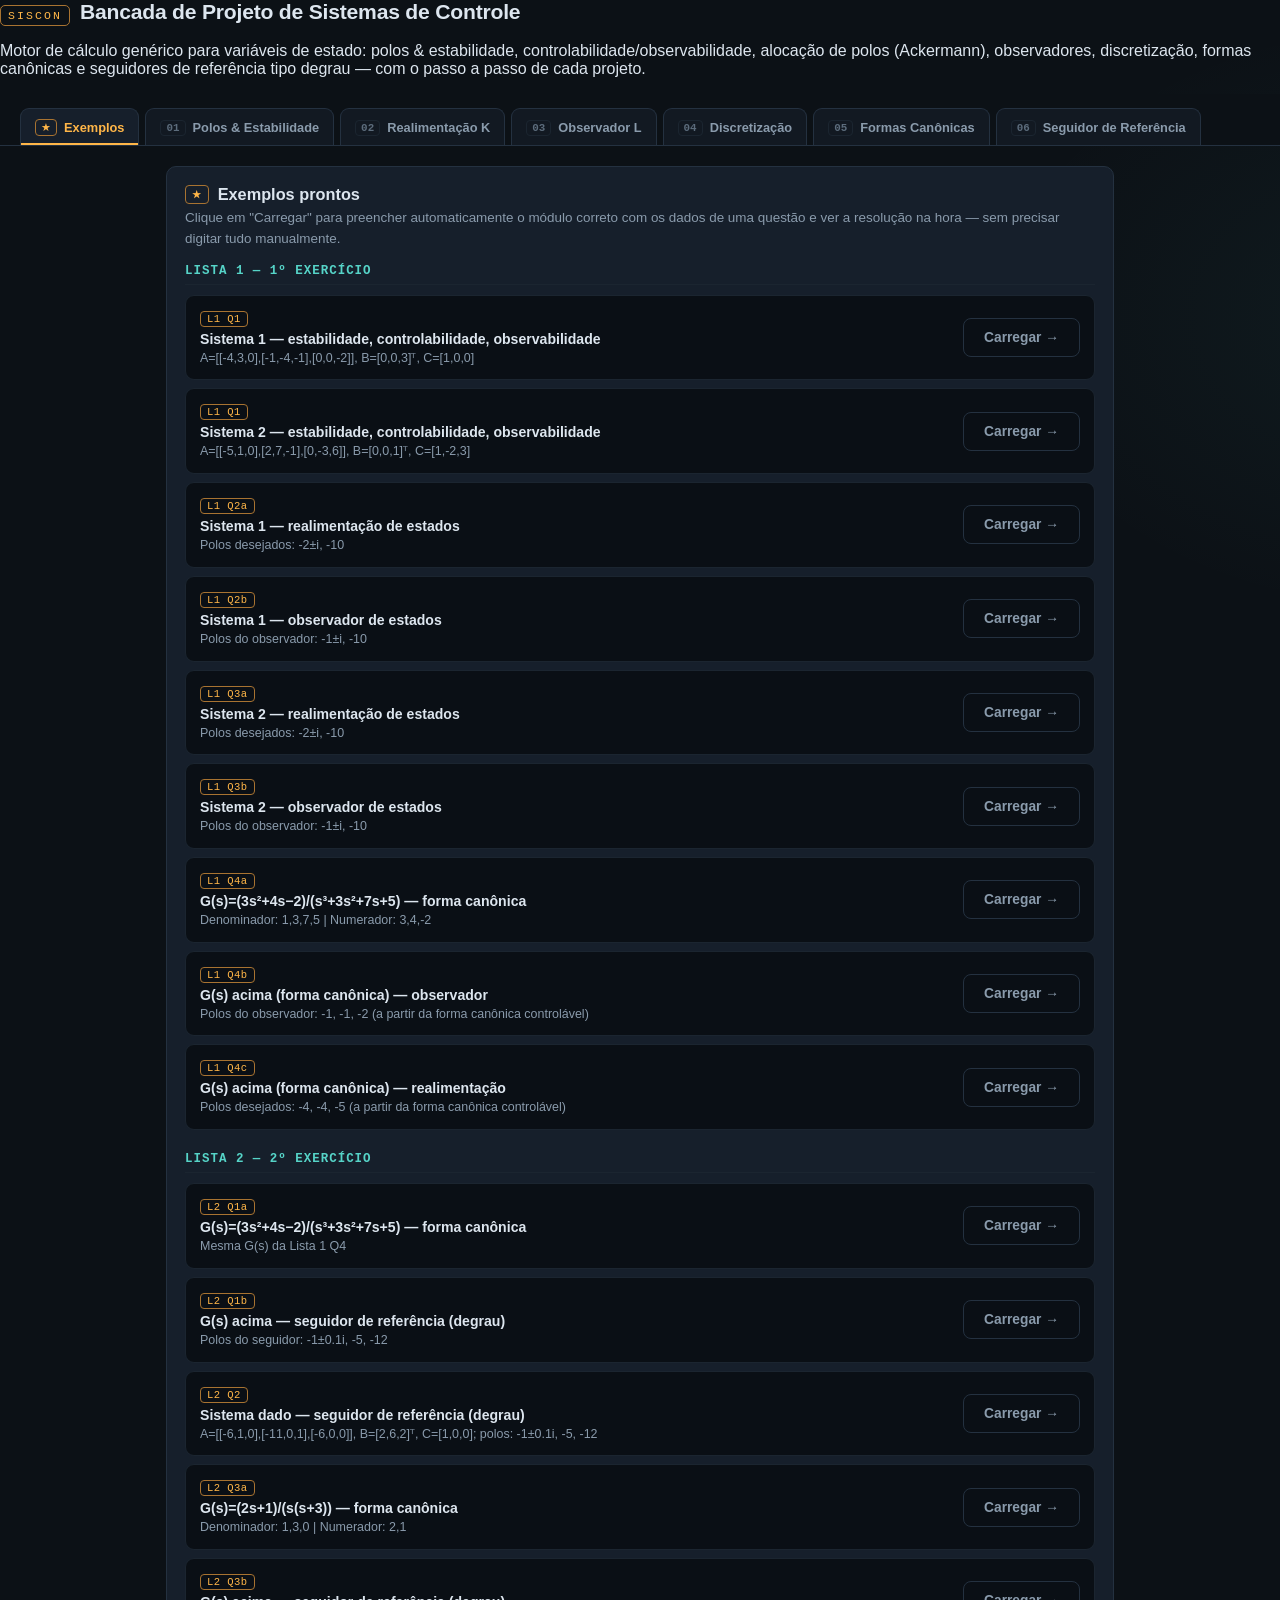
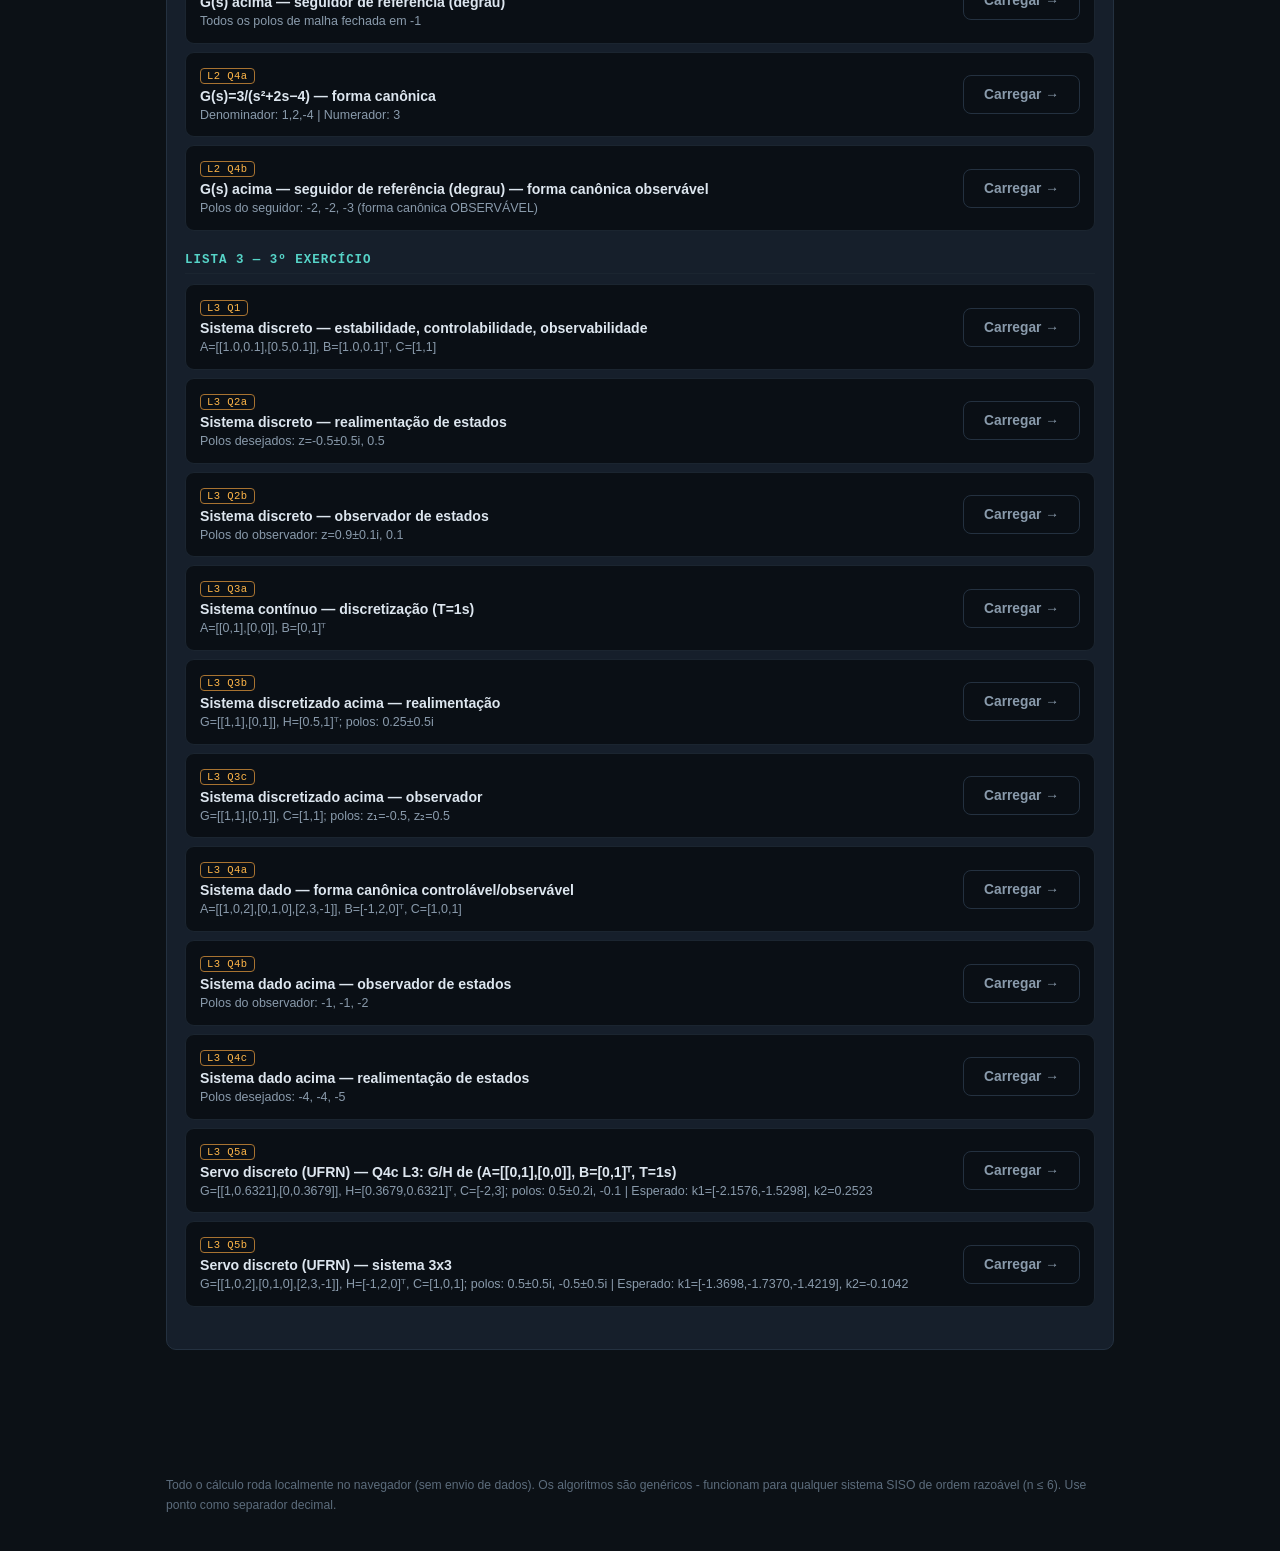
<file: motor_variaveis_de_estado/index.html>
<!DOCTYPE html>
<html lang="pt-br">

<head>
  <meta charset="UTF-8">
  <meta name="viewport" content="width=device-width, initial-scale=1, maximum-scale=1, viewport-fit=cover">
  <title>SisCon * Bancada de Projeto de Sistemas de Controle</title>
  <link rel="stylesheet" href="style.css" />
</head>

<body>

  <div id="print-export"></div>

  <header class="top">
    <div class="brand">
      <span class="mark">SISCON</span>
      <h1>Bancada de Projeto de Sistemas de Controle</h1>
    </div>
    <p class="sub">Motor de cálculo genérico para variáveis de estado: polos &amp; estabilidade,
      controlabilidade/observabilidade, alocação de polos (Ackermann), observadores, discretização, formas canônicas e
      seguidores de referência tipo degrau — com o passo a passo de cada projeto.</p>
  </header>

  <nav id="tabs">
    <button data-panel="p-exemplos" class="active"><span class="num">★</span>Exemplos</button>
    <button data-panel="p-analise"><span class="num">01</span>Polos &amp; Estabilidade</button>
    <button data-panel="p-feedback"><span class="num">02</span>Realimentação K</button>
    <button data-panel="p-observer"><span class="num">03</span>Observador L</button>
    <button data-panel="p-discretize"><span class="num">04</span>Discretização</button>
    <button data-panel="p-canonical"><span class="num">05</span>Formas Canônicas</button>
    <button data-panel="p-servo"><span class="num">06</span>Seguidor de Referência</button>
  </nav>

  <main>

    <!-- ============================================================ -->
    <!-- EXEMPLOS -->
    <!-- ============================================================ -->
    <section class="panel active" id="p-exemplos">
      <div class="card">
        <h2><span class="tag">★</span>Exemplos prontos</h2>
        <p class="lead">Clique em "Carregar" para preencher automaticamente o módulo correto com os dados de uma questão
          e ver a resolução na hora — sem precisar digitar tudo manualmente.</p>
        <div id="examples-list"></div>
      </div>
    </section>

    <!-- ============================================================ -->
    <!-- 01 ANALISE -->
    <!-- ============================================================ -->
    <section class="panel" id="p-analise">
      <div class="card">
        <h2><span class="tag">01</span>Polos, Estabilidade, Controlabilidade e Observabilidade</h2>
        <p class="lead">Informe o sistema em variáveis de estado (SISO). O motor calcula o polinômio característico via
          Faddeev–LeVerrier, extrai os polos, monta as matrizes de controlabilidade (W<sub>c</sub>) e observabilidade
          (W<sub>o</sub>) e avalia seus determinantes/postos.</p>

        <div class="row tight">
          <div>
            <label>Domínio</label>
            <select id="an-domain">
              <option value="c">Contínuo (s) — ẋ = Ax+Bu</option>
              <option value="d">Discreto (z) — x(k+1)=Ax(k)+Bu(k)</option>
            </select>
          </div>
          <div class="field">
            <label>Ordem n</label>
            <input type="number" id="an-n" min="1" max="6" value="3">
          </div>
          <div style="align-self:flex-end; display:flex; gap:6px;">
            <button class="btn secondary" onclick="rebuildAnalise()">Atualizar campos</button>
            <button class="btn secondary" onclick="clearAnalise()" title="Zera todas as matrizes e limpa os resultados">Zerar</button>
          </div>
        </div>

        <div id="an-matrices"></div>

        <div class="btn-row">
          <button class="btn" onclick="solveAnalise()">Resolver</button>
        </div>
        <div id="an-results"></div>
      </div>
    </section>

    <!-- ============================================================ -->
    <!-- 02 FEEDBACK -->
    <!-- ============================================================ -->
    <section class="panel" id="p-feedback">
      <div class="card">
        <h2><span class="tag">02</span>Realimentação de Estados (Fórmula de Ackermann)</h2>
        <p class="lead">Projeta K, com u = Kx, tal que os autovalores de (A+BK) coincidam com os polos de malha fechada
          desejados. Vale tanto para A contínuo quanto discreto — a fórmula de Ackermann é a mesma.</p>

        <div class="row tight">
          <div class="field">
            <label>Ordem n</label>
            <input type="number" id="fb-n" min="1" max="6" value="3">
          </div>
          <div style="align-self:flex-end; display:flex; gap:6px;">
            <button class="btn secondary" onclick="rebuildFeedback()">Atualizar campos</button>
            <button class="btn secondary" onclick="clearFeedback()" title="Zera matrizes, polos e resultados">Zerar</button>
          </div>
        </div>

        <div id="fb-matrices"></div>

        <label>Polos de malha fechada desejados <span class="hint">— separe por vírgula (use ponto decimal, não
            vírgula). Use notação a+bi / a-bi para complexos. Ex: -0.5+0.5i, -0.5-0.5i, 0.5</span></label>
        <input type="text" id="fb-poles" value="-0.5+0.5i, -0.5-0.5i, 0.5">

        <div class="btn-row">
          <button class="btn" onclick="solveFeedback()">Resolver</button>
        </div>
        <div id="fb-results"></div>
      </div>
    </section>

    <!-- ============================================================ -->
    <!-- 03 OBSERVER -->
    <!-- ============================================================ -->
    <section class="panel" id="p-observer">
      <div class="card">
        <h2><span class="tag">03</span>Projeto de Observador de Estados (Ackermann dual)</h2>
        <p class="lead">Projeta L tal que os autovalores de (A−LC) coincidam com os polos do observador desejados. O
          observador estima x̂ a partir de y e u: x̂̇ = Ax̂+Bu+L(y−Cx̂).</p>

        <div class="row tight">
          <div class="field">
            <label>Ordem n</label>
            <input type="number" id="ob-n" min="1" max="6" value="3">
          </div>
          <div style="align-self:flex-end; display:flex; gap:6px;">
            <button class="btn secondary" onclick="rebuildObserver()">Atualizar campos</button>
            <button class="btn secondary" onclick="clearObserver()" title="Zera matrizes, polos e resultados">Zerar</button>
          </div>
        </div>

        <div id="ob-matrices"></div>

        <label>Polos do observador desejados <span class="hint">— separados por vírgula (ponto decimal). Ex: 0.9+0.1i,
            0.9-0.1i, 0.1</span></label>
        <input type="text" id="ob-poles" value="0.9+0.1i, 0.9-0.1i, 0.1">

        <div class="btn-row">
          <button class="btn" onclick="solveObserver()">Resolver</button>
        </div>
        <div id="ob-results"></div>
      </div>
    </section>

    <!-- ============================================================ -->
    <!-- 04 DISCRETIZE -->
    <!-- ============================================================ -->
    <section class="panel" id="p-discretize">
      <div class="card">
        <h2><span class="tag">04</span>Discretização (ẋ=Ax+Bu → x(k+1)=Gx(k)+Hu(k))</h2>
        <p class="lead">Calcula G = e<sup>AT</sup> e H = ∫₀ᵀ e<sup>Aτ</sup>dτ · B através da exponencial da matriz
          aumentada [[AT,BT],[0,0]] (válido mesmo quando A é singular).</p>

        <div class="row tight">
          <div class="field">
            <label>Ordem n</label>
            <input type="number" id="dz-n" min="1" max="6" value="2">
          </div>
          <div class="field">
            <label>Período T (s)</label>
            <input type="text" id="dz-T" value="1">
          </div>
          <div style="align-self:flex-end; display:flex; gap:6px;">
            <button class="btn secondary" onclick="rebuildDiscretize()">Atualizar campos</button>
            <button class="btn secondary" onclick="clearDiscretize()" title="Zera matrizes, T e resultados">Zerar</button>
          </div>
        </div>

        <div id="dz-matrices"></div>

        <div class="btn-row">
          <button class="btn" onclick="solveDiscretize()">Resolver</button>
        </div>
        <div id="dz-results"></div>
      </div>
    </section>

    <!-- ============================================================ -->
    <!-- 05 CANONICAL -->
    <!-- ============================================================ -->
    <section class="panel" id="p-canonical">
      <div class="card">
        <h2><span class="tag">05</span>Formas Canônicas Controlável e Observável</h2>
        <p class="lead">Escolha a origem dos dados: função de transferência G(s) (ou G(z)) ou um modelo em variáveis de
          estado já existente.</p>

        <div class="row tight">
          <div>
            <label>Origem dos dados</label>
            <select id="cn-mode" onchange="toggleCanonicalMode()">
              <option value="tf">Função de transferência G(s)</option>
              <option value="ss">Variáveis de estado (A,B,C)</option>
            </select>
          </div>
        </div>

        <div id="cn-tf-block">
          <p class="muted">Informe os coeficientes do numerador e do denominador, do maior para o menor grau. O
            denominador deve ser mônico (coeficiente líder = 1) e seu grau define n.</p>
          <div class="row">
            <div>
              <label>Denominador (grau n, mônico) <span class="hint">ex: 1, 3, 7, 5 → s³+3s²+7s+5 — separe por vírgula,
                  use ponto decimal (ex: 0.5, não 0,5)</span></label>
              <input type="text" id="cn-den" value="1, 1, 0">
            </div>
            <div>
              <label>Numerador (grau ≤ n−1) <span class="hint">ex: 3, -2 → 3s−2 — ponto decimal</span></label>
              <input type="text" id="cn-num" value="3, -2">
            </div>
          </div>
        </div>

        <div id="cn-ss-block" style="display:none;">
          <div class="row tight">
            <div class="field">
              <label>Ordem n</label>
              <input type="number" id="cn-n" min="1" max="6" value="3">
            </div>
            <div style="align-self:flex-end; display:flex; gap:6px;">
              <button class="btn secondary" onclick="rebuildCanonicalSS()">Atualizar campos</button>
              <button class="btn secondary" onclick="clearCanonicalSS()" title="Zera matrizes e resultados">Zerar</button>
            </div>
          </div>
          <div id="cn-matrices"></div>
        </div>

        <div class="btn-row">
          <button class="btn" onclick="solveCanonical()">Resolver</button>
        </div>
        <div id="cn-results"></div>
      </div>
    </section>

    <!-- ============================================================ -->
    <!-- 06 SERVO -->
    <!-- ============================================================ -->
    <section class="panel" id="p-servo">
      <div class="card">
        <h2><span class="tag">06</span>Seguidor de Referência — Entrada Tipo Degrau</h2>
        <p class="lead">Projeta o controlador com ação integral para seguimento de referência tipo degrau, com erro nulo
          em regime permanente. Suporta sistemas contínuos e discretos, e as convenções do formulário oficial da
          disciplina (UFRN) ou da literatura alternativa (Ogata/Franklin).</p>

        <div class="row tight">
          <div>
            <label>Domínio</label>
            <select id="sv-domain" onchange="onServoDomainChange()">
              <option value="c">Contínuo (s) — sistema (A, B, C)</option>
              <option value="d">Discreto (z) — sistema (G, H, C)</option>
            </select>
          </div>
          <div>
            <label>Convenção / Método</label>
            <select id="sv-convention">
              <option value="ufrn">UFRN (formulário oficial): K_a = [0…1]·W_a⁻¹·q_c; u = −k₁∫e dt − K₂x</option>
              <option value="alt">Alternativo (Ogata): K_a = −[0…1]·W_a⁻¹·q_c; u = k₁∫(r−y)dt + K₂x</option>
            </select>
          </div>
          <div class="field">
            <label>Ordem n</label>
            <input type="number" id="sv-n" min="1" max="6" value="2">
          </div>
          <div style="align-self:flex-end; display:flex; gap:6px;">
            <button class="btn secondary" onclick="rebuildServo()">Atualizar campos</button>
            <button class="btn secondary" onclick="clearServo()" title="Zera matrizes, polos e resultados">Zerar</button>
          </div>
        </div>

        <div id="sv-matrices"></div>

        <label>Polos de malha fechada desejados (n+1 polos) <span class="hint">separados por vírgula, ponto
            decimal</span></label>
        <input type="text" id="sv-poles" value="0.5+0.2i, 0.5-0.2i, -0.1">

        <div class="btn-row">
          <button class="btn" onclick="solveServo()">Resolver</button>
        </div>
        <div id="sv-results"></div>
      </div>
    </section>

  </main>

  <footer>
    Todo o cálculo roda localmente no navegador (sem envio de dados). Os algoritmos são genéricos - funcionam para
    qualquer sistema SISO de ordem razoável (n ≤ 6). Use ponto como separador decimal.
  </footer>

  <script src="script.js"></script>

</body>

</html>
</file>
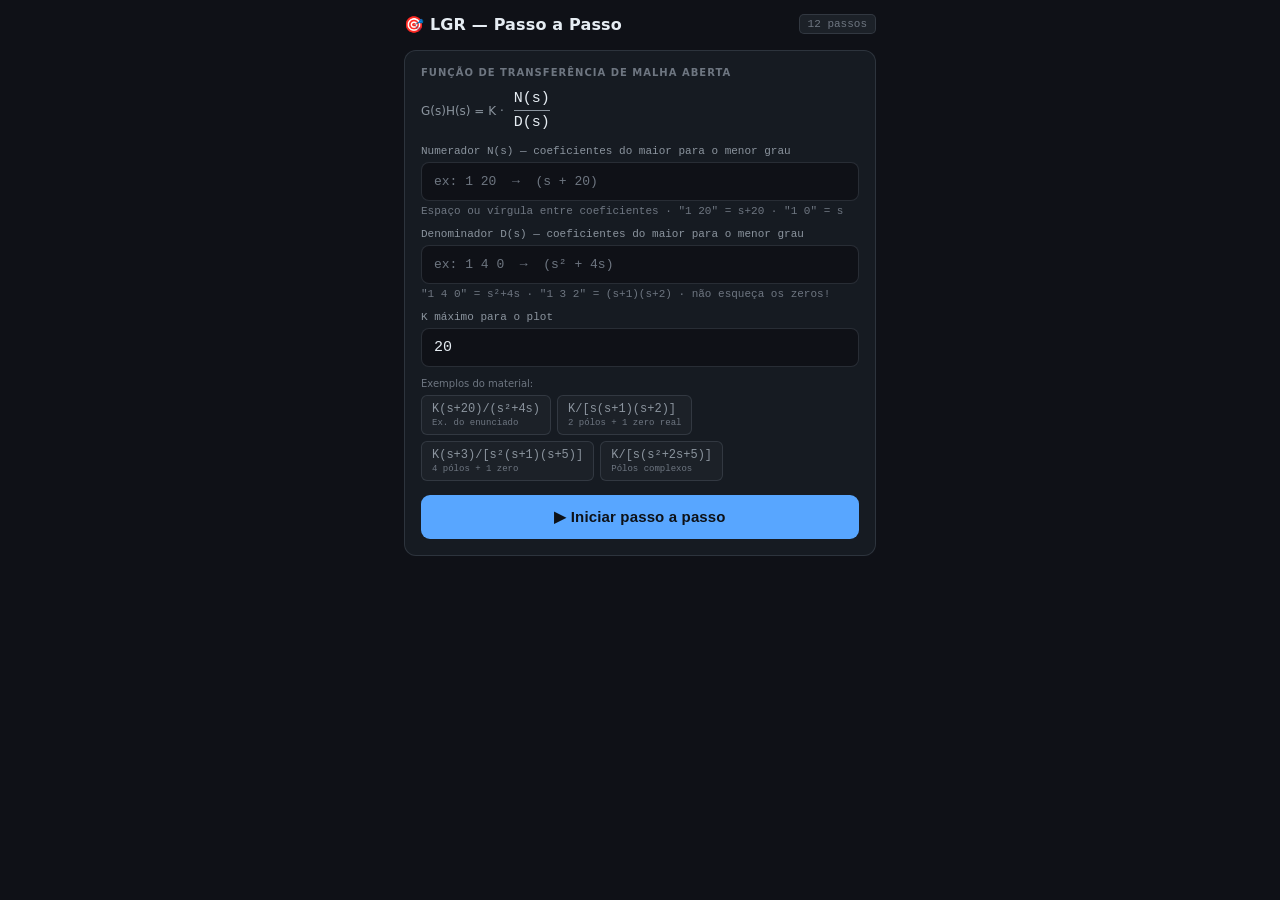
<file: lgr_passos_v2.html>
<!DOCTYPE html>
<html lang="pt-BR">
<head>
<meta charset="UTF-8">
<meta name="viewport" content="width=device-width, initial-scale=1.0, maximum-scale=1.0">
<title>LGR — Passo a Passo</title>
<style>
:root{
  --bg:#0f1117; --s1:#161b22; --s2:#1c2128; --s3:#21262d;
  --b:rgba(99,110,123,.3); --b2:rgba(99,110,123,.55);
  --acc:#58a6ff; --green:#3fb950; --red:#f85149; --amb:#d29922; --pur:#bc8cff;
  --t1:#e6edf3; --t2:#c9d1d9; --t3:#8b949e; --t4:#6e7681;
  --r:12px;
}
*{box-sizing:border-box;margin:0;padding:0;-webkit-tap-highlight-color:transparent}
html,body{background:var(--bg);color:var(--t2);font-family:'Segoe UI',system-ui,sans-serif;min-height:100vh;overscroll-behavior:none}
body{padding:14px;max-width:500px;margin:0 auto}

/* ---- Header ---- */
.hdr{display:flex;align-items:center;justify-content:space-between;margin-bottom:16px}
.hdr h1{font-size:16px;font-weight:700;color:var(--t1);letter-spacing:.01em}
.hdr .sub{font-size:11px;color:var(--t4);font-family:'Courier New',monospace;
          background:var(--s2);padding:3px 8px;border-radius:5px;border:1px solid var(--b)}

/* ---- Cards ---- */
.card{background:var(--s1);border:1px solid var(--b);border-radius:var(--r);
      padding:16px;margin-bottom:12px}
.lbl{font-size:10px;font-weight:700;letter-spacing:.1em;text-transform:uppercase;
     color:var(--t4);margin-bottom:12px}

/* ---- Frac display ---- */
.frac-wrap{display:flex;align-items:center;gap:10px;margin-bottom:14px;flex-wrap:wrap}
.frac-label{font-size:12px;color:var(--t3);white-space:nowrap}
.frac{display:inline-flex;flex-direction:column;align-items:center;font-family:'Courier New',monospace;font-size:15px;color:var(--t1)}
.frac .num{padding-bottom:3px;border-bottom:1.5px solid var(--t3)}
.frac .den{padding-top:3px}

/* ---- Inputs ---- */
.field{margin-bottom:11px}
.field>label{display:block;font-size:11px;font-family:'Courier New',monospace;
              color:var(--t3);margin-bottom:5px}
.field input{
  width:100%;padding:10px 12px;
  background:var(--bg);border:1.5px solid var(--b);border-radius:8px;
  font-size:15px;font-family:'Courier New',monospace;color:var(--t1);
  outline:none;appearance:none;-webkit-appearance:none;transition:border-color .15s
}
.field input:focus{border-color:var(--acc)}
.field input::placeholder{color:var(--t4);font-size:13px}
.field .hint{font-size:11px;color:var(--t4);margin-top:4px;font-family:'Courier New',monospace}

/* ---- Examples ---- */
.exs{display:flex;flex-wrap:wrap;gap:6px;margin-bottom:14px}
.exs-lbl{font-size:10px;color:var(--t4);width:100%}
.ex{font-size:12px;font-family:'Courier New',monospace;
    padding:6px 10px;background:var(--s2);border:1px solid var(--b);
    border-radius:6px;color:var(--t3);cursor:pointer;transition:all .12s;
    display:flex;flex-direction:column;gap:2px}
.ex:active{background:var(--b2);color:var(--t1)}
.ex span{font-size:9px;color:var(--t4)}

/* ---- Primary button ---- */
.btn-primary{
  width:100%;padding:13px;background:var(--acc);color:#0d1117;
  border:none;border-radius:9px;font-size:15px;font-weight:700;
  cursor:pointer;transition:opacity .12s;letter-spacing:.01em
}
.btn-primary:active{opacity:.82}

/* ---- Error ---- */
.err{background:rgba(248,81,73,.12);border:1px solid rgba(248,81,73,.4);
     border-radius:8px;padding:10px 13px;font-size:13px;color:var(--red);
     margin-bottom:10px;display:none}

/* ============================================================
   STEP UI
============================================================ */
#step-wrap{display:none}

/* Progress bar + counter */
.prog-row{display:flex;align-items:center;gap:10px;margin-bottom:14px}
.prog-track{flex:1;height:4px;background:var(--s3);border-radius:2px;overflow:hidden}
.prog-fill{height:100%;background:var(--acc);border-radius:2px;transition:width .3s ease}
.prog-lbl{font-size:12px;color:var(--t3);font-family:'Courier New',monospace;white-space:nowrap}

/* Step card */
.step-card{background:var(--s1);border:1.5px solid var(--b);border-radius:var(--r);
           overflow:hidden;margin-bottom:12px}
.step-top{padding:14px 16px 10px;border-bottom:1px solid var(--b)}
.step-badge{display:inline-flex;align-items:center;gap:6px;margin-bottom:8px}
.step-num{font-size:10px;font-weight:700;letter-spacing:.1em;text-transform:uppercase;
          padding:2px 8px;border-radius:4px;background:var(--acc);color:#0d1117}
.step-title{font-size:15px;font-weight:600;color:var(--t1);line-height:1.35}
.step-body{padding:14px 16px;font-size:13px;font-family:'Courier New',monospace;
           color:var(--t2);line-height:1.8;white-space:pre-wrap;word-break:break-word}

/* Result tag */
.tag{display:inline-block;font-size:10px;font-weight:700;letter-spacing:.08em;
     text-transform:uppercase;padding:2px 8px;border-radius:4px;margin-bottom:10px}
.tag-green{background:rgba(63,185,80,.18);color:var(--green);border:1px solid rgba(63,185,80,.35)}
.tag-amber{background:rgba(210,153,34,.15);color:var(--amb);border:1px solid rgba(210,153,34,.3)}

/* Canvas */
#cv{display:block;width:100%;border-radius:8px;border:1px solid var(--b)}
.canvas-wrap{padding:14px 16px}

/* Highlight boxes */
.hl{background:var(--s2);border-radius:8px;padding:10px 13px;margin-top:10px;
    border-left:3px solid var(--acc);font-size:13px;font-family:'Courier New',monospace;
    color:var(--t1);line-height:1.7;white-space:pre-wrap}
.hl.green{border-left-color:var(--green)}
.hl.amber{border-left-color:var(--amb)}
.hl.red  {border-left-color:var(--red)}

/* Nav buttons */
.nav{display:flex;gap:10px;margin-top:4px}
.btn-nav{
  flex:1;padding:13px;border:1.5px solid var(--b);background:var(--s2);
  color:var(--t2);border-radius:9px;font-size:14px;font-weight:600;
  cursor:pointer;transition:all .12s;letter-spacing:.01em
}
.btn-nav.next{background:var(--acc);color:#0d1117;border-color:var(--acc)}
.btn-nav:disabled{opacity:.35;cursor:not-allowed}
.btn-nav:not(:disabled):active{opacity:.8}

/* Reset */
.poly-prev{
  min-height:28px;margin-top:6px;padding:7px 12px;
  background:var(--s2);border-radius:7px;border:1px solid var(--b);
  font-family:'Courier New',monospace;font-size:13px;color:var(--acc);
  display:none;line-height:1.5;transition:border-color .15s
}
.poly-prev.err{color:var(--red);border-color:rgba(248,81,73,.4)}
.poly-prev.ok{display:block}
.poly-prev .deg{font-size:10px;color:var(--t4);margin-bottom:2px;font-family:'Segoe UI',system-ui,sans-serif}

.btn-reset{
  width:100%;padding:11px;background:transparent;border:1px solid var(--b);
  color:var(--t3);border-radius:9px;font-size:13px;cursor:pointer;margin-top:4px;
  transition:all .12s
}
.btn-reset:active{background:var(--s2)}

/* Checkmark animation */
@keyframes pop{0%{transform:scale(0)}60%{transform:scale(1.25)}100%{transform:scale(1)}}
.check{display:inline-block;animation:pop .25s ease}

/* ============================================================
   SEÇÃO INTERATIVA (Passos 11 e 12)
   Área onde o usuário digita um ponto s₀ = σ + jω
   e o app calcula o ângulo e o ganho K.
============================================================ */

/* Descrição introdutória do passo */
.passo-descricao {
  font-size:13px;
  font-family:'Courier New',monospace;
  color:var(--t2);
  line-height:1.8;
  white-space:pre-wrap;
  padding:14px 16px 0;
}

/* Container do formulário interativo */
.ponto-form {
  padding:14px 16px;
  display:flex;
  flex-direction:column;
  gap:10px;
}

/* Linha com dois campos lado a lado: σ e ω */
.ponto-campos {
  display:grid;
  grid-template-columns:1fr 1fr;
  gap:10px;
}

/* Cada campo individual */
.ponto-campo label {
  display:block;
  font-size:11px;
  font-family:'Courier New',monospace;
  color:var(--t3);
  margin-bottom:5px;
}
.ponto-campo input {
  width:100%;
  padding:10px 12px;
  background:var(--bg);
  border:1.5px solid var(--b);
  border-radius:8px;
  font-size:15px;
  font-family:'Courier New',monospace;
  color:var(--t1);
  outline:none;
  appearance:none;
  -webkit-appearance:none;
  transition:border-color .15s;
}
.ponto-campo input:focus { border-color:var(--acc) }

/* Nota informativa abaixo dos campos */
.ponto-nota {
  font-size:11px;
  color:var(--t4);
  font-family:'Courier New',monospace;
}

/* Botão de calcular */
.btn-calcular {
  width:100%;
  padding:12px;
  background:var(--acc);
  color:#0d1117;
  border:none;
  border-radius:9px;
  font-size:14px;
  font-weight:700;
  cursor:pointer;
  transition:opacity .12s;
  letter-spacing:.01em;
}
.btn-calcular:active { opacity:.82 }

/* Caixa de resultado — muda de cor conforme o resultado */
.ponto-resultado {
  border-radius:8px;
  padding:12px 14px;
  font-size:13px;
  font-family:'Courier New',monospace;
  line-height:1.8;
  white-space:pre-wrap;
  display:none;            /* oculto até o usuário clicar em Calcular */
  border-left:3px solid var(--acc);
  background:var(--s2);
  color:var(--t1);
}
/* Verde = ponto está no LGR / K válido */
.ponto-resultado.ok   { border-left-color:var(--green) }
/* Vermelho = ponto NÃO está no LGR */
.ponto-resultado.fora { border-left-color:var(--red); color:var(--red) }
/* Amarelo = aviso / caso especial */
.ponto-resultado.aviso{ border-left-color:var(--amb) }
</style>
</head>
<body>

<!-- ===== INPUT SECTION ===== -->
<div id="input-wrap">
  <div class="hdr">
    <h1>🎯 LGR — Passo a Passo</h1>
    <span class="sub">12 passos</span>
  </div>

  <div class="card">
    <div class="lbl">Função de transferência de malha aberta</div>

    <div class="frac-wrap">
      <div class="frac-label">G(s)H(s) = K ·</div>
      <div class="frac">
        <div class="num">N(s)</div>
        <div class="den">D(s)</div>
      </div>
    </div>

    <div class="field">
      <label>Numerador N(s) — coeficientes do maior para o menor grau</label>
      <input id="in" type="text" placeholder="ex: 1 20  →  (s + 20)"
             autocomplete="off" autocorrect="off" autocapitalize="none"
             oninput="previewPoly(this.value,'prev-n')">
      <div class="hint">Espaço ou vírgula entre coeficientes · "1 20" = s+20 · "1 0" = s</div>
      <div id="prev-n" class="poly-prev"></div>
    </div>
    <div class="field">
      <label>Denominador D(s) — coeficientes do maior para o menor grau</label>
      <input id="id" type="text" placeholder="ex: 1 4 0  →  (s² + 4s)"
             autocomplete="off" autocorrect="off" autocapitalize="none"
             oninput="previewPoly(this.value,'prev-d')">
      <div class="hint">"1 4 0" = s²+4s · "1 3 2" = (s+1)(s+2) · não esqueça os zeros!</div>
      <div id="prev-d" class="poly-prev"></div>
    </div>
    <div class="field">
      <label>K máximo para o plot</label>
      <input id="ik" type="text" value="20"
             autocomplete="off" autocorrect="off">
    </div>

    <div class="exs">
      <div class="exs-lbl">Exemplos do material:</div>
      <button class="ex" onclick="setEx('1 20','1 4 0','15')">
        K(s+20)/(s²+4s)
        <span>Ex. do enunciado</span>
      </button>
      <button class="ex" onclick="setEx('1','1 3 2 0','20')">
        K/[s(s+1)(s+2)]
        <span>2 pólos + 1 zero real</span>
      </button>
      <button class="ex" onclick="setEx('1 3','1 6 5 0 0','20')">
        K(s+3)/[s²(s+1)(s+5)]
        <span>4 pólos + 1 zero</span>
      </button>
      <button class="ex" onclick="setEx('1','1 2 5 0','12')">
        K/[s(s²+2s+5)]
        <span>Pólos complexos</span>
      </button>
    </div>

    <div id="err" class="err"></div>
    <button class="btn-primary" onclick="startSteps()">▶  Iniciar passo a passo</button>
  </div>
</div>

<!-- ===== STEP SECTION ===== -->
<div id="step-wrap">
  <div class="hdr">
    <h1>🎯 LGR — Passo a Passo</h1>
    <button class="btn-reset" onclick="reset()" style="width:auto;padding:6px 12px;font-size:12px;margin:0">
      ← Nova função
    </button>
  </div>

  <!-- Function reminder -->
  <div class="card" style="padding:12px 16px;margin-bottom:12px" id="fn-reminder"></div>

  <!-- Progress -->
  <div class="prog-row">
    <div class="prog-track"><div class="prog-fill" id="prog-fill" style="width:0%"></div></div>
    <div class="prog-lbl" id="prog-lbl">0 / 10</div>
  </div>

  <!-- Step display -->
  <div class="step-card" id="step-card">
    <!-- filled dynamically -->
  </div>

  <!-- Nav -->
  <div class="nav">
    <button class="btn-nav" id="btn-prev" onclick="goStep(-1)" disabled>← Anterior</button>
    <button class="btn-nav next" id="btn-next" onclick="goStep(1)">Próximo →</button>
  </div>
  <button class="btn-reset" onclick="reset()">← Voltar ao início</button>
</div>

<script>
/* ============================================================
   ARITMÉTICA DE NÚMEROS COMPLEXOS
   Cada número complexo é um objeto { re, im }
============================================================ */
const Complex = {
  // Cria um número complexo a partir de parte real e imaginária
  criar: (real, imag = 0) => ({ re: real, im: imag }),

  // Operações básicas
  somar:  (a, b) => ({ re: a.re + b.re, im: a.im + b.im }),
  subtr:  (a, b) => ({ re: a.re - b.re, im: a.im - b.im }),
  mult:   (a, b) => ({ re: a.re * b.re - a.im * b.im,
                        im: a.re * b.im + a.im * b.re }),
  div: (a, b) => {
    const norm = b.re * b.re + b.im * b.im;
    if (norm < 1e-300) return Complex.criar(0);
    return {
      re: (a.re * b.re + a.im * b.im) / norm,
      im: (a.im * b.re - a.re * b.im) / norm
    };
  },

  // Módulo (distância à origem)
  modulo:  (z) => Math.hypot(z.re, z.im),

  // Argumento (ângulo em radianos)
  angulo:  (z) => Math.atan2(z.im, z.re),

  // Negativo
  neg: (z) => ({ re: -z.re, im: -z.im }),

  // Raiz quadrada complexa
  sqrt: (z) => {
    const r = Math.sqrt(Math.hypot(z.re, z.im));
    const t = Math.atan2(z.im, z.re) / 2;
    return { re: r * Math.cos(t), im: r * Math.sin(t) };
  },

  // Verifica se dois complexos são iguais dentro de uma tolerância
  iguais: (a, b, tolerancia = 1e-5) =>
    Math.hypot(a.re - b.re, a.im - b.im) < tolerancia,

  // Formata para exibição: "3.14", "2.5j", "1+2j", etc.
  formatar: (z, casas = 4) => {
    const real = +z.re.toFixed(casas);
    const imag = +z.im.toFixed(casas);
    if (Math.abs(imag) < 1e-5) return `${real}`;
    if (Math.abs(real) < 1e-5) return `${imag}j`;
    return `${real}${imag >= 0 ? '+' : ''}${imag}j`;
  }
};

// Atalho interno para não precisar redigitar 'Complex' em todo lugar
const C = {
  c:   Complex.criar,
  add: Complex.somar,
  sub: Complex.subtr,
  mul: Complex.mult,
  div: Complex.div,
  abs: Complex.modulo,
  arg: Complex.angulo,
  neg: Complex.neg,
  sqrt: Complex.sqrt,
  eq:  Complex.iguais,
  fmt: Complex.formatar
};

/* ============================================================
   OPERAÇÕES COM POLINÔMIOS
   Representados como array de coeficientes complexos,
   do maior grau para o menor (ex: s²+3s+2 → [1, 3, 2])
============================================================ */
const Poly = {
  // Converte array de números reais em array de complexos
  deCoeficientes: (arr) => arr.map(c => typeof c === 'number' ? C.c(c) : c),

  // Constrói polinômio a partir de suas raízes: ∏(s - raiz_i)
  deRaizes: (raizes) => {
    if (!raizes.length) return [C.c(1)];
    return raizes.reduce(
      (acum, raiz) => Poly.multiplicar(acum, [C.c(1), C.neg(raiz)]),
      [C.c(1)]
    );
  },

  // Multiplica dois polinômios (convolução de coeficientes)
  multiplicar: (a, b) => {
    if (!a.length || !b.length) return [C.c(0)];
    const resultado = Array(a.length + b.length - 1).fill(0).map(() => C.c(0));
    for (let i = 0; i < a.length; i++) {
      for (let j = 0; j < b.length; j++) {
        resultado[i + j] = C.add(resultado[i + j], C.mul(a[i], b[j]));
      }
    }
    return resultado;
  },

  // Soma dois polinômios (alinha pelo grau mais alto)
  somar: (a, b) => {
    const grauMax = Math.max(a.length, b.length);
    const pa = [...Array(grauMax - a.length).fill(C.c(0)), ...a];
    const pb = [...Array(grauMax - b.length).fill(C.c(0)), ...b];
    return pa.map((coef, i) => C.add(coef, pb[i]));
  },

  // Multiplica todos os coeficientes por uma constante k
  escalar: (polinomio, k) => {
    const kComplexo = typeof k === 'number' ? C.c(k) : k;
    return polinomio.map(coef => C.mul(coef, kComplexo));
  },

  // Derivada do polinômio (regra da potência)
  derivar: (polinomio) => {
    const grau = polinomio.length - 1;
    return polinomio.slice(0, -1).map((coef, i) => C.mul(coef, C.c(grau - i)));
  },

  // Avalia o polinômio num ponto s (algoritmo de Horner)
  avaliar: (polinomio, s) => {
    let acumulado = C.c(0);
    for (const coef of polinomio) {
      acumulado = C.add(C.mul(acumulado, s), coef);
    }
    return acumulado;
  },

  grau: (polinomio) => polinomio.length - 1,

  // Formata o polinômio como string legível: "s^2 + 3·s + 2"
  formatar: (polinomio) => {
    const grau = polinomio.length - 1;
    if (grau < 0) return '0';
    const termos = [];
    for (let i = 0; i <= grau; i++) {
      const coef = polinomio[i];
      const potencia = grau - i;
      const re = +coef.re.toFixed(5);
      const im = +coef.im.toFixed(5);
      if (Math.abs(re) < 1e-8 && Math.abs(im) < 1e-8) continue;
      let valorStr = Math.abs(im) < 1e-5
        ? `${re}`
        : Math.abs(re) < 1e-5
          ? `${im}j`
          : `(${re}${im >= 0 ? '+' : ''}${im}j)`;
      let termo;
      if (potencia === 0) termo = valorStr;
      else if (potencia === 1) termo = valorStr === '1' ? 's' : valorStr === '-1' ? '-s' : `${valorStr}s`;
      else termo = valorStr === '1' ? `s^${potencia}` : valorStr === '-1' ? `-s^${potencia}` : `${valorStr}·s^${potencia}`;
      termos.push(termo);
    }
    return termos.join(' + ').replace(/\+ -/g, '− ') || '0';
  }
};

// Atalhos internos para o objeto Poly
const P = {
  fromCoeffs: Poly.deCoeficientes,
  fromRoots:  Poly.deRaizes,
  mul:    Poly.multiplicar,
  add:    Poly.somar,
  scale:  Poly.escalar,
  deriv:  Poly.derivar,
  eval:   Poly.avaliar,
  degree: Poly.grau,
  fmt:    Poly.formatar
};

/* ============================================================
   BUSCA DE RAÍZES DE POLINÔMIO — algoritmo Durand-Kerner
   Itera até todas as raízes convergirem (ou 500 iterações)
============================================================ */
function encontrarRaizes(polinomio, tolerancia = 1e-11) {
  // Remove coeficientes iniciais nulos (grau desnecessário)
  while (polinomio.length > 1 && C.abs(polinomio[0]) < 1e-14) {
    polinomio = polinomio.slice(1);
  }

  const grau = polinomio.length - 1;
  if (grau <= 0) return [];

  // Normaliza pelo coeficiente líder
  const coefLider = polinomio[0];
  const normalizado = polinomio.map(coef => C.div(coef, coefLider));

  // Casos simples: grau 1 e grau 2 têm fórmulas fechadas
  if (grau === 1) return [C.neg(normalizado[1])];
  if (grau === 2) {
    const [, b, c] = normalizado;
    const discriminante = C.sub(C.mul(b, b), C.mul(C.c(4), c));
    const raizDisc = C.sqrt(discriminante);
    return [
      C.div(C.add(C.neg(b), raizDisc), C.c(2)),
      C.div(C.sub(C.neg(b), raizDisc), C.c(2))
    ];
  }

  // Inicializa candidatos espalhados em círculo no plano complexo
  let estimativas = Array(grau).fill(0).map((_, k) =>
    C.c(
      0.4 * Math.cos(2 * Math.PI * k / grau + 0.5),
      0.4 * Math.sin(2 * Math.PI * k / grau + 0.5)
    )
  );

  // Itera Durand-Kerner: cada raiz converge para seu valor real
  for (let iteracao = 0; iteracao < 500; iteracao++) {
    let erroMaximo = 0;
    const novasEstimativas = estimativas.map((raiz, i) => {
      const valorNoRaiz = P.eval(normalizado, raiz);
      // Produto (raiz - todas_as_outras_estimativas)
      let produtoDiferenca = C.c(1);
      for (let j = 0; j < grau; j++) {
        if (j !== i) produtoDiferenca = C.mul(produtoDiferenca, C.sub(raiz, estimativas[j]));
      }
      if (C.abs(produtoDiferenca) < 1e-300) return raiz; // evita divisão por zero
      const correcao = C.div(valorNoRaiz, produtoDiferenca);
      erroMaximo = Math.max(erroMaximo, C.abs(correcao));
      return C.sub(raiz, correcao);
    });
    estimativas = novasEstimativas;
    if (erroMaximo < tolerancia) break;
  }

  return estimativas;
}

// Atalho interno mantido para compatibilidade com o resto do código
const findRoots = encontrarRaizes;

/* ============================================================
   LEITURA DE COEFICIENTES DIGITADOS PELO USUÁRIO
   Aceita espaço, vírgula ou ponto-e-vírgula como separadores
============================================================ */
function parseCoeffs(texto) {
  const partes = texto.replace(/−/g, '-').trim().split(/[\s,;]+/).filter(Boolean);
  if (!partes.length) throw new Error('Campo vazio');
  return partes.map((parte, indice) => {
    const valor = parseFloat(parte);
    if (isNaN(valor)) throw new Error(`"${parte}" não é um número (coeficiente ${indice + 1})`);
    return valor;
  });
}

/* ============================================================
   UTILITÁRIOS DO LUGAR GEOMÉTRICO DAS RAÍZES (LGR)
============================================================ */

// Decide se o ponto x no eixo real pertence ao LGR.
// Regra: conta quantos pólos e zeros REAIS estão à DIREITA de x;
// se o total for ímpar, o ponto pertence ao LGR.
function pertenceAoEixoReal(x, polos, zeros) {
  let contagem = 0;
  for (const polo of polos) {
    if (Math.abs(polo.im) < 1e-5 && polo.re > x + 1e-8) contagem++;
  }
  for (const zero of zeros) {
    if (Math.abs(zero.im) < 1e-5 && zero.re > x + 1e-8) contagem++;
  }
  return contagem % 2 === 1;
}
// Atalho mantido para compatibilidade
const onRealAxis = pertenceAoEixoReal;

// Calcula um passo de grade "bonito" para o eixo do gráfico
// (ex: 0.5, 1, 2, 5, 10, 20...)
function calcularPassoDeGrade(valor) {
  const expoente = Math.floor(Math.log10(valor || 1));
  const base = 10 ** expoente;
  return valor / base < 2 ? base * 0.5
       : valor / base < 5 ? base
       : base * 2;
}
const niceStep = calcularPassoDeGrade;

/* ============================================================
   ESTADO GLOBAL DA APLICAÇÃO
   Guarda todos os dados da função atual e do passo em exibição
============================================================ */
let ESTADO = {
  polos:      [],   // raízes de D(s) — onde o LGR começa
  zeros:      [],   // raízes de N(s) — onde o LGR termina
  N:          [],   // coeficientes do numerador
  D:          [],   // coeficientes do denominador
  numPolos:   0,
  numZeros:   0,
  kmax:       20,   // K máximo para o plot
  passos:     [],   // array com os 10 passos gerados
  passoAtual: 0,    // índice do passo em exibição
  textoN:     '',   // input original do usuário (numerador)
  textoD:     ''    // input original do usuário (denominador)
};

// Atalho direto para o estado global (compatibilidade com o restante do código)
let STATE = ESTADO;

/* ============================================================
   CONSTRUÇÃO DOS PASSOS
============================================================ */
function buildSteps(poles,zeros,N,D,nP,nZ,kmax,rawN,rawD){
  const steps=[];

  // Helper: HTML de uma equação polinomial
  const polyEq=(num,den)=>`    K · (${P.fmt(num)})\n───────────────────────\n      (${P.fmt(den)})`;

  /* ── PASSO 1 ── */
  const bodyP1=
`Equação característica de malha fechada:

  1 + G(s)H(s) = 0
  1 + K · N(s)/D(s) = 0

Você informou:
  N(s) = ${P.fmt(N)}
  D(s) = ${P.fmt(D)}

Logo:
  D(s) + K·N(s) = 0
  (${P.fmt(D)}) + K·(${P.fmt(N)}) = 0

O parâmetro K aparece linearmente → LGR válido. ✓`;
  steps.push({title:'Polinômio característico',body:bodyP1,plot:false});

  /* ── PASSO 2 ── */
  const listaPolos = poles.map(polo => `  × s = ${C.fmt(polo)}`).join('\n');
  const listaZeros = zeros.length
    ? zeros.map(zero => `  ○ s = ${C.fmt(zero)}`).join('\n')
    : '  (nenhum zero finito)';
  const bodyP2 =
`Fatorando N(s) e D(s) para encontrar
pólos e zeros de malha aberta:

N(s) = ${P.fmt(N)}
${zeros.length ? `Zeros (nZ = ${nZ}):\n${listaZeros}` : `Sem zeros (nZ = 0)`}

D(s) = ${P.fmt(D)}
Pólos (nP = ${nP}):
${listaPolos}

Lembrando:
  × Pólos → início do LGR (K = 0)
  ○ Zeros → fim do LGR (K → ∞)`;
  steps.push({title:'Fatoração — pólos e zeros de malha aberta',body:bodyP2,plot:false});

  /* ── PASSO 3 ── */
  const bodyP3 =
`Marcando no plano complexo:

${listaPolos}
${zeros.length ? `\n${listaZeros}` : ''}

Convenção:
  × = Pólos (vermelho)
  ○ = Zeros (verde)

O LGR começa nos pólos (K=0) e termina
nos zeros finitos ou vai para ∞ (K→∞).`;
  steps.push({title:'Plano s — marcação de pólos (×) e zeros (○)',body:bodyP3,plot:true});

  /* ── PASSO 4 ── */
  // Lista pólos e zeros reais, ordenados da direita para a esquerda
  const pontosReaisPZ = [
    ...poles.filter(polo => Math.abs(polo.im) < 1e-5).map(polo => ({ x: polo.re, tipo: 'P' })),
    ...zeros.filter(zero => Math.abs(zero.im) < 1e-5).map(zero => ({ x: zero.re, tipo: 'Z' }))
  ].sort((a, b) => b.x - a.x);

  let textoSegmentos = 'Regra: um segmento do eixo real pertence\nao LGR se há número ÍMPAR de pólos e zeros\nà sua direita.\n\n';
  if (!pontosReaisPZ.length) {
    textoSegmentos += 'Nenhum pólo ou zero real → eixo real\nnão contém segmentos de LGR.';
  } else {
    const posicoes = pontosReaisPZ.map(pt => pt.x);
    textoSegmentos += 'Pontos singulares (da direita para esquerda):\n';
    textoSegmentos += pontosReaisPZ.map(pt =>
      `  ${pt.tipo === 'P' ? '× Pólo' : '○ Zero'} em ${pt.x.toFixed(3)}`
    ).join('\n');
    textoSegmentos += '\n\nSegmentos:\n';
    for (let i = 0; i < posicoes.length - 1; i++) {
      const meioPonto = (posicoes[i] + posicoes[i + 1]) / 2;
      const ehLGR = onRealAxis(meioPonto, poles, zeros);
      textoSegmentos += `  (${posicoes[i + 1].toFixed(3)}, ${posicoes[i].toFixed(3)})  →  ${ehLGR ? '✓ é LGR' : '✗ não é LGR'}\n`;
    }
    const pontoEsquerda = posicoes[posicoes.length - 1] - 0.5;
    const ehLGRinf = onRealAxis(pontoEsquerda, poles, zeros);
    textoSegmentos += `  (-∞, ${posicoes[posicoes.length - 1].toFixed(3)})  →  ${ehLGRinf ? '✓ é LGR' : '✗ não é LGR'}`;
  }
  steps.push({title:'Segmentos do eixo real pertencentes ao LGR',body:textoSegmentos,plot:true});

  /* ── PASSO 5 ── */
  steps.push({
    title: 'Número de lugares separados (LS)',
    body: `LS = nP = ${nP}\n\nCada lugar começa em um pólo (K=0) e:\n  • Termina em um zero finito, se nZ > 0\n  • Vai para o infinito ao longo de\n    assíntotas, se nP > nZ\n\nResumo:\n  nP = ${nP}   nZ = ${nZ}   LS = ${nP}`,
    plot: false
  });

  /* ── PASSO 6 ── */
  const temPolosComplexos = poles.some(polo => Math.abs(polo.im) > 1e-4);
  steps.push({
    title: 'Simetria em relação ao eixo real',
    body: `O LGR é sempre simétrico em relação\nao eixo real (eixo horizontal).\n\nIsso ocorre porque os coeficientes do\npolinômio característico são reais, então\npólos/zeros complexos aparecem sempre em\npares conjugados.\n\n${temPolosComplexos
      ? `Você tem pólos conjugados:\n${poles.filter(polo => polo.im > 1e-4).map(polo => `  ${C.fmt(polo)}  ↔  ${C.fmt(C.c(polo.re, -polo.im))}`).join('\n')}\n\nO LGR desses ramos é espelho um do outro.`
      : 'Todos os pólos/zeros são reais.\nO LGR fica todo sobre o eixo real.'
    }`,
    plot: false
  });

  /* ── PASSO 7 ── */
  const numAssintotas = nP - nZ;
  let textoAssintotas = '';
  if (numAssintotas <= 0) {
    textoAssintotas = `nP = nZ = ${nP}\n\nTodos os ${nP} seguimentos terminam em\nzeros finitos → sem assíntotas.`;
  } else {
    const somaReaisPolos = poles.reduce((soma, polo) => soma + polo.re, 0);
    const somaReaisZeros = zeros.reduce((soma, zero) => soma + zero.re, 0);
    const centroAssintotas = (somaReaisPolos - somaReaisZeros) / numAssintotas;
    const angulos = Array.from({ length: numAssintotas }, (_, q) => (2 * q + 1) * 180 / numAssintotas);
    textoAssintotas =
      `${numAssintotas} seguimento(s) vão para o infinito\nao longo de assíntotas.\n\n` +
      `Centro das assíntotas:\n` +
      `  σA = (Σpólos − Σzeros) / (nP − nZ)\n` +
      `     = (${somaReaisPolos.toFixed(4)} − ${somaReaisZeros.toFixed(4)}) / ${numAssintotas}\n` +
      `     = ${centroAssintotas.toFixed(4)}\n\n` +
      `Ângulos das assíntotas:\n` +
      `  φA = (2q+1) · 180° / (nP−nZ)\n\n` +
      angulos.map((angulo, q) => `  q=${q}: φA = ${angulo.toFixed(1)}°`).join('\n');
  }
  steps.push({ title: `Assíntotas (${numAssintotas} segmento(s) → ∞)`, body: textoAssintotas, plot: true });

  /* ── PASSO 8 — Breakaway/Break-in ── */
  // O ponto de saída ocorre onde dK/ds = 0, equivalente a N'D − ND' = 0
  const derivN = P.deriv(N);
  const derivD = P.deriv(D);
  const poliBP = P.add(P.mul(derivN, D), P.scale(P.mul(N, derivD), -1));
  let pontosBreakaway = [];
  if (poliBP.length > 1) {
    pontosBreakaway = findRoots(poliBP)
      .filter(raiz => {
        if (Math.abs(raiz.im) > 1e-3) return false; // precisa ser (aproximadamente) real
        const valorN = P.eval(N, raiz);
        const valorD = P.eval(D, raiz);
        if (C.abs(valorN) < 1e-10) return false;    // evita divisão por zero
        const K = C.div(C.neg(valorD), valorN);
        return K.re > 1e-6 && Math.abs(K.im) < Math.max(Math.abs(K.re) * 0.04, 1e-5);
      })
      .map(raiz => ({
        s: +raiz.re.toFixed(5),
        K: +C.div(C.neg(P.eval(D, raiz)), P.eval(N, raiz)).re.toFixed(5)
      }))
      .filter((ponto, i, arr) => i === 0 || Math.abs(ponto.s - arr[i - 1].s) > 1e-3);
  }
  let textoBreakaway = `Para encontrar breakaway/break-in:\n  1. K = −D(s)/N(s)\n  2. dK/ds = 0  →  N'D − ND' = 0\n\n`;
  if (!pontosBreakaway.length) {
    textoBreakaway += `Nenhum ponto de saída/entrada real\nencontrado no LGR.`;
  } else {
    textoBreakaway += `Ponto(s) encontrado(s):\n`;
    pontosBreakaway.forEach(ponto => { textoBreakaway += `  s = ${ponto.s.toFixed(4)}   (K = ${ponto.K.toFixed(4)})\n`; });
    textoBreakaway += `\nVerifique se o ponto está dentro de um\nsegmento LGR (passo 4).`;
  }
  steps.push({ title: 'Ponto(s) de saída/entrada no eixo real (breakaway)', body: textoBreakaway, plot: false });

  /* ── PASSO 9 — Cruzamento com o eixo imaginário ── */
  // Varre omega de 0 a 150, buscando onde Im(K(jω)) troca de sinal
  const cruzamentos = [];
  let imagAnterior = null;
  let omegaAnterior = null;
  for (let i = 1; i <= 5000; i++) {
    const omega = i * 150 / 5000;
    const pontoJw = C.c(0, omega);
    const valorN = P.eval(N, pontoJw);
    const valorD = P.eval(D, pontoJw);
    if (C.abs(valorN) < 1e-10) { imagAnterior = null; continue; }
    const K = C.div(C.neg(valorD), valorN);
    // Detecta cruzamento de sinal na parte imaginária de K
    if (imagAnterior !== null && imagAnterior * K.im < 0 && K.re > 0.01) {
      // Bissecção para encontrar omega exato
      let omegaMin = omegaAnterior;
      let omegaMax = omega;
      for (let bissecao = 0; bissecao < 40; bissecao++) {
        const omegaMeio = (omegaMin + omegaMax) / 2;
        const Kmedio = C.div(C.neg(P.eval(D, C.c(0, omegaMeio))), P.eval(N, C.c(0, omegaMeio)));
        if (Kmedio.im * K.im < 0) omegaMin = omegaMeio; else omegaMax = omegaMeio;
      }
      const omegaCruz = (omegaMin + omegaMax) / 2;
      const Kcruz = C.div(C.neg(P.eval(D, C.c(0, omegaCruz))), P.eval(N, C.c(0, omegaCruz)));
      if (Kcruz.re > 0.01 && (!cruzamentos.length || Math.abs(omegaCruz - cruzamentos[cruzamentos.length - 1].om) > 0.05)) {
        cruzamentos.push({ om: omegaCruz, K: Kcruz.re });
      }
    }
    imagAnterior = K.im;
    omegaAnterior = omega;
  }
  let textoRouth = `Critério de Routh-Hurwitz:\nSubstituir s = jω na equação característica\ne encontrar ω e K onde o sistema fica\nna fronteira da estabilidade.\n\n`;
  if (!cruzamentos.length) {
    textoRouth += `O LGR não cruza o eixo imaginário.\n\n✓ Sistema estável para todo K > 0\n  no intervalo analisado.`;
  } else {
    textoRouth += `Cruzamentos com o eixo imaginário:\n`;
    cruzamentos.forEach(cruz => {
      textoRouth += `  s = ±${cruz.om.toFixed(4)}j\n`;
      textoRouth += `  K_crítico = ${cruz.K.toFixed(4)}\n\n`;
    });
    textoRouth += `Para K > ${cruzamentos[cruzamentos.length - 1].K.toFixed(4)}, o sistema\npode se tornar instável.`;
  }
  steps.push({ title: 'Cruzamento com o eixo imaginário', body: textoRouth, plot: false, unstable: cruzamentos.length > 0 });

  /* ── PASSO 10 — Ângulos de partida e chegada ── */
  // Só calcula para pólos/zeros com parte imaginária > 0 (o conjugado é simétrico)
  const polosComplexos = poles.filter(polo => polo.im > 1e-4);
  const zerosComplexos = zeros.filter(zero => zero.im > 1e-4);
  let textoAngulos = '';

  if (!polosComplexos.length && !zerosComplexos.length) {
    textoAngulos = 'Não há pólos ou zeros complexos.\n\nÂngulos de partida/chegada são calculados\nsomente para pólos/zeros com parte\nimaginária ≠ 0.\n\nNeste sistema todos são reais → passe\npara o plot final do LGR.';
  } else {
    // Ângulo de PARTIDA de cada pólo complexo
    polosComplexos.forEach(polo => {
      let somaAngPolos = 0; // soma dos ângulos dos outros pólos até este
      let somaAngZeros = 0; // soma dos ângulos dos zeros até este
      for (const outroPolo of poles) {
        if (C.eq(outroPolo, polo)) continue;
        somaAngPolos += C.arg(C.sub(polo, outroPolo)) * 180 / Math.PI;
      }
      for (const zero of zeros) {
        somaAngZeros += C.arg(C.sub(polo, zero)) * 180 / Math.PI;
      }
      const anguloPartida = ((180 - somaAngPolos + somaAngZeros) % 360 + 360) % 360;
      textoAngulos += `Pólo s = ${C.fmt(polo, 4)}  (Im > 0)\n`;
      textoAngulos += `  Ângulo de partida:\n`;
      textoAngulos += `  = 180° − Σθᵢ(pólos) + Σφⱼ(zeros)\n`;
      textoAngulos += `  = 180° − ${somaAngPolos.toFixed(2)}° + ${somaAngZeros.toFixed(2)}°\n`;
      textoAngulos += `  = ${anguloPartida.toFixed(2)}°\n\n`;
    });

    // Ângulo de CHEGADA de cada zero complexo
    zerosComplexos.forEach(zero => {
      let somaAngZerosViz = 0;
      let somaAngPolos = 0;
      for (const outroZero of zeros) {
        if (C.eq(outroZero, zero)) continue;
        somaAngZerosViz += C.arg(C.sub(zero, outroZero)) * 180 / Math.PI;
      }
      for (const polo of poles) {
        somaAngPolos += C.arg(C.sub(zero, polo)) * 180 / Math.PI;
      }
      const anguloChegada = ((180 - somaAngZerosViz + somaAngPolos) % 360 + 360) % 360;
      textoAngulos += `Zero s = ${C.fmt(zero, 4)}  (Im > 0)\n`;
      textoAngulos += `  Ângulo de chegada:\n`;
      textoAngulos += `  = 180° − Σφᵢ(zeros) + Σθⱼ(pólos)\n`;
      textoAngulos += `  = 180° − ${somaAngZerosViz.toFixed(2)}° + ${somaAngPolos.toFixed(2)}°\n`;
      textoAngulos += `  = ${anguloChegada.toFixed(2)}°\n`;
      textoAngulos += `  (conjugado: ${(360 - anguloChegada).toFixed(2)}°)\n\n`;
    });
    textoAngulos += `Os conjugados no semiplano inferior\ntêm ângulos simétricos (sinal oposto).`;
  }
  steps.push({ title: 'Ângulos de partida e chegada', body: textoAngulos, plot: false });

  /* ── PASSO 11 — Critério do Ângulo ── */
  // O usuário escolhe um ponto qualquer s₀ = σ + jω no plano complexo.
  // A ferramenta calcula o ângulo de G(s₀)H(s₀) e verifica se ele
  // satisfaz a condição de 180° (± múltiplos de 360°).
  //
  // Fórmula:
  //   ∠G(s₀)H(s₀) = Σ ang(s₀ − zₖ) − Σ ang(s₀ − pⱼ)
  //
  // Se o resultado for 180° ± q·360°  →  s₀ PERTENCE ao LGR.
  const descricaoP11 =
`Dado um ponto candidato s₀ = σ + jω, verifica-se
se ele pertence ao LGR pela condição de fase:

  ∠G(s₀)H(s₀) = Σ ang(s₀ − zₖ) − Σ ang(s₀ − pⱼ)
               = 180° ± q · 360°

Se a condição for satisfeita → s₀ está no LGR.
Se não → s₀ está fora do LGR.`;
  steps.push({
    title: 'Critério do Ângulo — verificar se s₀ pertence ao LGR',
    body: descricaoP11,
    plot: false,
    interativo: 'angulo'   // sinaliza para renderPasso() injetar o formulário
  });

  /* ── PASSO 12 — Critério do Módulo ── */
  // Dado s₀ confirmado no LGR (ou qualquer ponto), calcula-se o ganho K
  // que leva as raízes do sistema fechado até aquele ponto.
  //
  // Fórmula:
  //   K = ∏ |s₀ − pⱼ|  /  ∏ |s₀ − zₖ|
  //   (produto das distâncias dos pólos) ÷ (produto das distâncias dos zeros)
  const descricaoP12 =
`Dado o ponto s₀ (confirme primeiro com o Passo 11),
calcula-se o ganho K que coloca raízes ali:

  K = ∏|s₀ − pⱼ|  /  ∏|s₀ − zₖ|
    = (produto das distâncias aos pólos)
      ÷ (produto das distâncias aos zeros)

Use o mesmo ponto s₀ do Passo 11.`;
  steps.push({
    title: 'Critério do Módulo — ganho K no ponto s₀',
    body: descricaoP12,
    plot: false,
    interativo: 'modulo'   // sinaliza para renderPasso() injetar o formulário
  });

  return steps;
}

/* ============================================================
   PLOT DO LGR NO CANVAS
============================================================ */
const COR_RAMOS = ['#58a6ff','#3fb950','#f0883e','#bc8cff','#ff7b72','#56d364'];

function drawPlot() {
  const { poles, zeros, N, D, nP, nZ, kmax } = STATE;
  const canvas = document.getElementById('cv');
  if (!canvas) return;

  // Ajusta o canvas ao container, levando em conta a densidade de pixels da tela
  const container = canvas.parentElement;
  const largura = container.clientWidth - 32;
  const escalaPixel = Math.min(window.devicePixelRatio || 1, 3);
  canvas.width  = largura * escalaPixel;
  canvas.height = largura * escalaPixel;
  canvas.style.width  = largura + 'px';
  canvas.style.height = largura + 'px';
  const ctx = canvas.getContext('2d');
  ctx.scale(escalaPixel, escalaPixel);

  // Varre 600 valores de K e calcula as raízes do polinômio característico
  const numPassosK = 600;
  const ramos = Array.from({ length: nP }, () => []);
  let raizesAnterior = null;

  for (let ki = 0; ki <= numPassosK; ki++) {
    const K = ki * kmax / numPassosK;
    const poliCaract = P.add(D, P.scale(N, K));
    let raizesAtuais = findRoots(poliCaract);

    // Reordena raízes para manter continuidade dos ramos (casa cada raiz com a mais próxima anterior)
    if (raizesAnterior) {
      const usadas = new Set();
      raizesAtuais = raizesAnterior.map(raizPrev => {
        let melhorIdx = -1;
        let menorDist = Infinity;
        for (let j = 0; j < raizesAtuais.length; j++) {
          if (usadas.has(j)) continue;
          const dist = C.abs(C.sub(raizPrev, raizesAtuais[j]));
          if (dist < menorDist) { menorDist = dist; melhorIdx = j; }
        }
        if (melhorIdx >= 0) usadas.add(melhorIdx);
        return melhorIdx >= 0 ? raizesAtuais[melhorIdx] : C.c(NaN);
      });
    }
    raizesAtuais.forEach((raiz, i) => { if (i < ramos.length) ramos[i].push(raiz); });
    raizesAnterior = raizesAtuais;
  }

  // Calcula limites do plano a partir de todos os pontos visíveis
  const todosPontos = [...poles, ...zeros, ...ramos.flat()]
    .filter(pt => isFinite(pt.re) && isFinite(pt.im) && Math.abs(pt.im) < 1e4 && Math.abs(pt.re) < 1e4);
  let xMin = -2, xMax = 1, yMin = -2, yMax = 2;
  if (todosPontos.length) {
    xMin = Math.min(...todosPontos.map(pt => pt.re));
    xMax = Math.max(...todosPontos.map(pt => pt.re));
    yMin = Math.min(...todosPontos.map(pt => pt.im));
    yMax = Math.max(...todosPontos.map(pt => pt.im));
  }
  // Adiciona margem e garante aspecto quadrado
  const margem = Math.max(xMax - xMin, yMax - yMin) * 0.15 + 0.5;
  xMin -= margem; xMax += margem; yMin -= margem; yMax += margem;
  const alcance = Math.max(xMax - xMin, yMax - yMin);
  const centroX = (xMin + xMax) / 2;
  const centroY = (yMin + yMax) / 2;
  xMin = centroX - alcance / 2; xMax = centroX + alcance / 2;
  yMin = centroY - alcance / 2; yMax = centroY + alcance / 2;

  // Funções de conversão coordenada-real → pixel
  const px = (re) => (re - xMin) / (xMax - xMin) * largura;
  const py = (im) => largura - (im - yMin) / (yMax - yMin) * largura;

  // Fundo
  ctx.fillStyle = '#0f1117';
  ctx.fillRect(0, 0, largura, largura);

  // Grade sutil
  const passoGrade = niceStep((xMax - xMin) / 5);
  ctx.strokeStyle = 'rgba(140,150,160,0.1)';
  ctx.lineWidth = 0.5;
  for (let gx = Math.ceil(xMin / passoGrade) * passoGrade; gx <= xMax + 1e-9; gx += passoGrade) {
    ctx.beginPath(); ctx.moveTo(px(gx), 0); ctx.lineTo(px(gx), largura); ctx.stroke();
  }
  for (let gy = Math.ceil(yMin / passoGrade) * passoGrade; gy <= yMax + 1e-9; gy += passoGrade) {
    ctx.beginPath(); ctx.moveTo(0, py(gy)); ctx.lineTo(largura, py(gy)); ctx.stroke();
  }

  // Eixos
  ctx.strokeStyle = 'rgba(139,148,158,0.45)';
  ctx.lineWidth = 0.9;
  if (xMin < 0 && xMax > 0) { ctx.beginPath(); ctx.moveTo(px(0), 0); ctx.lineTo(px(0), largura); ctx.stroke(); }
  if (yMin < 0 && yMax > 0) { ctx.beginPath(); ctx.moveTo(0, py(0)); ctx.lineTo(largura, py(0)); ctx.stroke(); }

  // Rótulos numéricos nos eixos
  const tamanhoFonte = Math.max(10, Math.round(largura * 0.03));
  ctx.fillStyle = 'rgba(139,148,158,0.7)';
  ctx.font = `${tamanhoFonte}px 'Courier New',monospace`;
  const passoRotulo = passoGrade * Math.ceil(3 / (largura * passoGrade / (xMax - xMin) * 0.1 + 1));
  ctx.textAlign = 'center';
  for (let gx = Math.ceil(xMin / passoRotulo) * passoRotulo; gx <= xMax + 1e-9; gx += passoRotulo) {
    const valor = +gx.toFixed(3);
    const x = px(gx);
    const y = py(0);
    ctx.fillText(valor, x, Math.min(largura - 3, Math.max(tamanhoFonte + 2, y + tamanhoFonte + 2)));
  }
  ctx.textAlign = 'right';
  for (let gy = Math.ceil(yMin / passoRotulo) * passoRotulo; gy <= yMax + 1e-9; gy += passoRotulo) {
    if (Math.abs(gy) < passoGrade * 0.1) continue;
    const valor = +gy.toFixed(3);
    const x = px(0);
    const y = py(gy);
    ctx.fillText(`${valor}j`, Math.max(50, x - 4), Math.min(largura - 3, Math.max(tamanhoFonte, y + tamanhoFonte * 0.35)));
  }

  // Assíntotas (tracejadas em amarelo)
  if (nP > nZ) {
    const somaPolos = poles.reduce((soma, p) => soma + p.re, 0);
    const somaZeros = zeros.reduce((soma, z) => soma + z.re, 0);
    const centroAssintotas = (somaPolos - somaZeros) / (nP - nZ);
    const numAss = nP - nZ;
    const comprimento = (xMax - xMin) * 0.8;
    ctx.setLineDash([6, 4]);
    ctx.strokeStyle = 'rgba(210,153,34,0.4)';
    ctx.lineWidth = 1.2;
    for (let q = 0; q < numAss; q++) {
      const angulo = (2 * q + 1) * Math.PI / numAss;
      ctx.beginPath();
      ctx.moveTo(px(centroAssintotas), py(0));
      ctx.lineTo(px(centroAssintotas + comprimento * Math.cos(angulo)), py(comprimento * Math.sin(angulo)));
      ctx.stroke();
    }
    ctx.setLineDash([]);
    ctx.fillStyle = 'rgba(210,153,34,0.7)';
    ctx.beginPath(); ctx.arc(px(centroAssintotas), py(0), 3.5, 0, 2 * Math.PI); ctx.fill();
  }

  // Ramos do LGR (um por cor)
  ramos.forEach((ramo, idx) => {
    const cor = COR_RAMOS[idx % COR_RAMOS.length];
    ctx.strokeStyle = cor;
    ctx.lineWidth = 2;
    ctx.beginPath();
    let desenhando = false;
    for (const pt of ramo) {
      if (!isFinite(pt.re) || !isFinite(pt.im) || Math.abs(pt.im) > 1e4 || Math.abs(pt.re) > 1e4) {
        desenhando = false; continue;
      }
      const x = px(pt.re);
      const y = py(pt.im);
      if (x < -largura || x > 2 * largura || y < -largura || y > 2 * largura) {
        if (desenhando) ctx.lineTo(x, y);
        desenhando = false; continue;
      }
      if (!desenhando) { ctx.moveTo(x, y); desenhando = true; }
      else ctx.lineTo(x, y);
    }
    ctx.stroke();
  });

  // Zeros (círculo verde)
  ctx.strokeStyle = '#3fb950';
  ctx.lineWidth = 2.5;
  zeros.forEach(zero => {
    ctx.beginPath(); ctx.arc(px(zero.re), py(zero.im), 7, 0, 2 * Math.PI); ctx.stroke();
    ctx.fillStyle = '#3fb950';
    ctx.beginPath(); ctx.arc(px(zero.re), py(zero.im), 2.5, 0, 2 * Math.PI); ctx.fill();
  });

  // Pólos (cruz vermelha)
  ctx.strokeStyle = '#f85149';
  ctx.lineWidth = 2.8;
  poles.forEach(polo => {
    const x = px(polo.re);
    const y = py(polo.im);
    const r = 8;
    ctx.beginPath();
    ctx.moveTo(x - r, y - r); ctx.lineTo(x + r, y + r);
    ctx.moveTo(x + r, y - r); ctx.lineTo(x - r, y + r);
    ctx.stroke();
  });
}

/* ============================================================
   UI
============================================================ */
/* ============================================================
   LIVE PREVIEW
============================================================ */
function superscript(n){
  const sup={'0':'⁰','1':'¹','2':'²','3':'³','4':'⁴','5':'⁵','6':'⁶','7':'⁷','8':'⁸','9':'⁹'};
  return String(n).split('').map(c=>sup[c]||c).join('');
}

// Converte array de coeficientes reais em string legível: "s² + 3s + 2"
function polyToString(coeficientes) {
  const grau = coeficientes.length - 1;
  if (grau < 0) return '0';
  const termos = [];
  for (let i = 0; i <= grau; i++) {
    const coef = coeficientes[i];
    const potencia = grau - i;
    if (coef === 0) continue;
    const valorAbs = Math.abs(coef);
    const sinal = termos.length === 0
      ? (coef < 0 ? '−' : '')
      : (coef < 0 ? ' − ' : ' + ');
    let termo = '';
    if (potencia === 0) termo = `${valorAbs}`;
    else if (potencia === 1) termo = valorAbs === 1 ? 's' : `${valorAbs}s`;
    else termo = valorAbs === 1 ? `s${superscript(potencia)}` : `${valorAbs}s${superscript(potencia)}`;
    termos.push(sinal + termo);
  }
  return termos.join('') || '0';
}

// Atualiza o preview ao vivo enquanto o usuário digita coeficientes
function previewPoly(valorDigitado, idElemento) {
  const el = document.getElementById(idElemento);
  if (!valorDigitado.trim()) { el.style.display = 'none'; return; }
  try {
    const coefs = parseCoeffs(valorDigitado);
    const grau = coefs.length - 1;
    const polinomio = polyToString(coefs);
    el.className = 'poly-prev ok';
    el.innerHTML = `<div class="deg">grau ${grau}</div>${polinomio}`;
  } catch (erro) {
    el.className = 'poly-prev ok err';
    el.innerHTML = `<div class="deg">erro</div>${erro.message}`;
  }
}

// Preenche os campos com um exemplo pré-definido
function setEx(numerador, denominador, kmax) {
  document.getElementById('in').value = numerador;
  document.getElementById('id').value = denominador;
  document.getElementById('ik').value = kmax;
  previewPoly(numerador, 'prev-n');
  previewPoly(denominador, 'prev-d');
}

// Exibe mensagem de erro visível ao usuário
function showErr(mensagem) {
  const caixaErro = document.getElementById('err');
  caixaErro.textContent = '⚠ ' + mensagem;
  caixaErro.style.display = 'block';
}

// Lê os campos do formulário, valida e inicializa os 10 passos
function startSteps() {
  const caixaErro = document.getElementById('err');
  caixaErro.style.display = 'none';
  try {
    const coefsNumerador   = parseCoeffs(document.getElementById('in').value || '1');
    const coefsDenominador = parseCoeffs(document.getElementById('id').value);
    const kmax = Math.max(0.1, parseFloat(document.getElementById('ik').value) || 20);

    if (coefsDenominador.length <= coefsNumerador.length) {
      throw new Error(`Grau do denominador (${coefsDenominador.length - 1}) deve ser maior que do numerador (${coefsNumerador.length - 1}).`);
    }

    const N = P.fromCoeffs(coefsNumerador);
    const D = P.fromCoeffs(coefsDenominador);
    const poles = findRoots(D);
    const zeros = findRoots(N);
    const numPolos = poles.length;
    const numZeros = zeros.length;
    const textoN = document.getElementById('in').value;
    const textoD = document.getElementById('id').value;

    // Atualiza o estado global
    STATE = { poles, zeros, N, D, nP: numPolos, nZ: numZeros, kmax, steps: [], cur: 0, rawN: textoN, rawD: textoD };
    STATE.steps = buildSteps(poles, zeros, N, D, numPolos, numZeros, kmax, textoN, textoD);

    // Troca de tela: esconde formulário, mostra passos
    document.getElementById('input-wrap').style.display = 'none';
    document.getElementById('step-wrap').style.display  = 'block';

    // Exibe a função que está sendo analisada no topo
    document.getElementById('fn-reminder').innerHTML =
      `<div style="font-size:10px;color:var(--t4);font-weight:700;letter-spacing:.08em;text-transform:uppercase;margin-bottom:8px">Função analisada</div>` +
      `<div style="font-family:'Courier New',monospace;font-size:14px;color:var(--t1);text-align:center;line-height:1.9">` +
      `G(s)H(s) = K · <span style="border-bottom:1.5px solid var(--t3);display:inline-block;padding:0 4px">${P.fmt(N)}</span><br>` +
      `<span style="color:var(--t4);font-size:11px;padding:0 4px">${P.fmt(D)}</span></div>`;

    renderPasso();
  } catch (erro) { showErr(erro.message); }
}

// Renderiza o passo atual na tela
function renderPasso() {
  const { steps, cur } = STATE;
  const passoAtual = steps[cur];
  const total = steps.length;

  // Atualiza barra de progresso e contador
  document.getElementById('prog-fill').style.width = `${((cur + 1) / total) * 100}%`;
  document.getElementById('prog-lbl').textContent = `${cur + 1} / ${total}`;

  // Atualiza botões de navegação
  document.getElementById('btn-prev').disabled = cur === 0;
  const btnProximo = document.getElementById('btn-next');
  if (cur === total - 1) { btnProximo.textContent = '✓ Concluído'; btnProximo.disabled = true; }
  else { btnProximo.textContent = 'Próximo →'; btnProximo.disabled = false; }

  // --- Montagem do cabeçalho do card (igual para todos os passos) ---
  let html = `
    <div class="step-top">
      <div class="step-badge">
        <span class="step-num">Passo ${cur + 1} de ${total}</span>
      </div>
      <div class="step-title">${passoAtual.title}</div>
    </div>
  `;

  // --- Corpo: depende do tipo de passo ---

  if (passoAtual.plot) {
    // Passos com gráfico: canvas + legenda de cores
    html += `<div class="canvas-wrap"><canvas id="cv"></canvas>
    <div style="display:flex;flex-wrap:wrap;gap:10px;margin-top:10px">
      <div style="display:flex;align-items:center;gap:5px;font-size:11px;color:var(--t3);font-family:'Courier New',monospace">
        <span style="color:#f85149;font-size:18px;font-weight:700;line-height:1">×</span> Pólos (K=0)</div>
      ${STATE.zeros.length ? `<div style="display:flex;align-items:center;gap:5px;font-size:11px;color:var(--t3);font-family:'Courier New',monospace">
        <span style="display:inline-block;width:12px;height:12px;border:2px solid #3fb950;border-radius:50%"></span> Zeros (K→∞)</div>` : ''}
      <div style="display:flex;align-items:center;gap:5px;font-size:11px;color:var(--t3);font-family:'Courier New',monospace">
        <span style="display:inline-block;width:20px;height:2px;background:#58a6ff"></span> LGR</div>
      ${STATE.nP > STATE.nZ ? `<div style="display:flex;align-items:center;gap:5px;font-size:11px;color:var(--t3);font-family:'Courier New',monospace">
        <span style="display:inline-block;width:20px;height:0;border-top:2px dashed rgba(210,153,34,.8)"></span> Assíntotas</div>` : ''}
    </div></div>`;
    html += `<div class="step-body">${passoAtual.body.replace(/</g, '&lt;').replace(/>/g, '&gt;')}</div>`;

  } else if (passoAtual.interativo) {
    // Passos 11 e 12: descrição + formulário interativo
    html += `<div class="passo-descricao">${passoAtual.body.replace(/</g, '&lt;').replace(/>/g, '&gt;')}</div>`;
    html += construirFormularioPonto(passoAtual.interativo);

  } else {
    // Passos normais de texto
    html += `<div class="step-body">${passoAtual.body.replace(/</g, '&lt;').replace(/>/g, '&gt;')}</div>`;
  }

  document.getElementById('step-card').innerHTML = html;

  if (passoAtual.plot) setTimeout(drawPlot, 30);

  window.scrollTo({ top: 0, behavior: 'smooth' });
}
// Mantém compatibilidade com chamadas anteriores a render()
const render = renderPasso;

// Navega entre passos: direção +1 (próximo) ou -1 (anterior)
function goStep(direcao) {
  const { steps, cur } = STATE;
  const novoPasso = cur + direcao;
  if (novoPasso < 0 || novoPasso >= steps.length) return;
  STATE.cur = novoPasso;
  renderPasso();
}

// Volta ao início: limpa o estado e exibe o formulário novamente
function reset() {
  STATE = { poles: [], zeros: [], N: [], D: [], nP: 0, nZ: 0, kmax: 20, steps: [], cur: 0 };
  document.getElementById('step-wrap').style.display  = 'none';
  document.getElementById('input-wrap').style.display = 'block';
  document.getElementById('err').style.display = 'none';
  window.scrollTo({ top: 0, behavior: 'auto' });
}

/* ============================================================
   FORMULÁRIO INTERATIVO — Passos 11 e 12
   Gera o HTML do input de ponto s₀ = σ + jω e do botão
   de calcular. O 'tipo' define qual cálculo será chamado.
============================================================ */
function construirFormularioPonto(tipo) {
  // Prefixo único nos IDs para evitar conflito entre os passos 11 e 12
  const prefixo = tipo === 'angulo' ? 'p11' : 'p12';
  const funcaoCalculo = tipo === 'angulo' ? 'calcularCriterioAngulo' : 'calcularCriterioModulo';

  return `
    <div class="ponto-form">

      <!-- Linha com os dois campos: parte real e parte imaginária -->
      <div class="ponto-campos">
        <div class="ponto-campo">
          <label>σ (parte real)</label>
          <input id="${prefixo}-sigma" type="text" placeholder="ex: −1"
                 autocomplete="off" autocorrect="off" autocapitalize="none">
        </div>
        <div class="ponto-campo">
          <label>ω (parte imaginária)</label>
          <input id="${prefixo}-omega" type="text" placeholder="ex: 2"
                 autocomplete="off" autocorrect="off" autocapitalize="none">
        </div>
      </div>

      <!-- Nota explicativa sobre o ponto -->
      <div class="ponto-nota">
        s₀ = σ + jω &nbsp;&mdash;&nbsp; deixe ω = 0 para ponto no eixo real
      </div>

      <!-- Botão que dispara o cálculo -->
      <button class="btn-calcular" onclick="${funcaoCalculo}('${prefixo}')">
        Calcular
      </button>

      <!-- Caixa onde o resultado aparece após clicar em Calcular -->
      <div id="${prefixo}-resultado" class="ponto-resultado"></div>

    </div>
  `;
}

/* ============================================================
   PASSO 11 — CRÍTÉRIO DO ÂNGULO
   Verifica se o ponto s₀ = σ + jω pertence ao LGR.

   Método:
     1. Calcular ang(s₀ − zₖ) para cada zero  (contribuição positiva)
     2. Calcular ang(s₀ − pⱼ) para cada pólo (contribuição negativa)
     3. Ângulo total = Σang(zeros) − Σang(pólos)
     4. Normaliza para [0°, 360°) e verifica se ≈ 180°
============================================================ */
function calcularCriterioAngulo(prefixo) {
  const sigmaStr = document.getElementById(`${prefixo}-sigma`).value.replace(/−/g, '-');
  const omegaStr = document.getElementById(`${prefixo}-omega`).value.replace(/−/g, '-');
  const sigma = parseFloat(sigmaStr);
  const omega = parseFloat(omegaStr || '0');
  const caixaResultado = document.getElementById(`${prefixo}-resultado`);

  // Valida entrada
  if (isNaN(sigma)) {
    caixaResultado.className = 'ponto-resultado aviso';
    caixaResultado.style.display = 'block';
    caixaResultado.textContent = '⚠ Informe pelo menos o valor de σ.';
    return;
  }

  const s0 = C.c(sigma, omega);              // ponto candidato como número complexo
  const { poles, zeros } = STATE;

  // Soma dos ângulos dos vetores (zero → s₀)
  let somaZeros = 0;
  zeros.forEach(zero => {
    somaZeros += C.arg(C.sub(s0, zero)) * 180 / Math.PI;
  });

  // Soma dos ângulos dos vetores (pólo → s₀)
  let somaPolos = 0;
  poles.forEach(polo => {
    somaPolos += C.arg(C.sub(s0, polo)) * 180 / Math.PI;
  });

  // Ângulo total da função de transferência no ponto s₀
  const anguloTotal = somaZeros - somaPolos;

  // Normaliza para [0°, 360°) para comparar com 180°
  const anguloNorm = ((anguloTotal % 360) + 360) % 360;

  // Tolerância de ±5° para considerar “praticamenete 180°”
  const tolerancia = 5;
  const pertenceAoLGR = Math.abs(anguloNorm - 180) < tolerancia;

  // Monta o texto de resultado linha a linha
  let linhas = '';
  linhas += `Ponto s₀ = ${sigma}${omega >= 0 ? '+' : ''}${omega}j\n\n`;

  if (zeros.length > 0) {
    linhas += `Contribuição dos zeros:\n`;
    zeros.forEach((zero, i) => {
      const ang = C.arg(C.sub(s0, zero)) * 180 / Math.PI;
      linhas += `  z${i + 1} = ${C.fmt(zero)}: ∠ = ${ang.toFixed(2)}°\n`;
    });
    linhas += `  Soma zeros: ${somaZeros.toFixed(2)}°\n\n`;
  } else {
    linhas += `Sem zeros (contribuição = 0°)\n\n`;
  }

  linhas += `Contribuição dos pólos:\n`;
  poles.forEach((polo, i) => {
    const ang = C.arg(C.sub(s0, polo)) * 180 / Math.PI;
    linhas += `  p${i + 1} = ${C.fmt(polo)}: ∠ = ${ang.toFixed(2)}°\n`;
  });
  linhas += `  Soma pólos: ${somaPolos.toFixed(2)}°\n\n`;

  linhas += `Ângulo total = ${somaZeros.toFixed(2)}° − ${somaPolos.toFixed(2)}°\n`;
  linhas += `             = ${anguloTotal.toFixed(2)}°\n`;
  linhas += `  (normalizado: ${anguloNorm.toFixed(2)}°)\n\n`;

  if (pertenceAoLGR) {
    linhas += `✓ ${anguloNorm.toFixed(1)}° ≈ 180° \u2192 s₀ PERTENCE ao LGR`;
    caixaResultado.className = 'ponto-resultado ok';
  } else {
    linhas += `✗ ${anguloNorm.toFixed(1)}° ≠ 180° \u2192 s₀ está FORA do LGR`;
    caixaResultado.className = 'ponto-resultado fora';
  }

  caixaResultado.style.display = 'block';
  caixaResultado.textContent = linhas;
}

/* ============================================================
   PASSO 12 — CRÍTÉRIO DO MÓDULO
   Calcula o ganho K necessário para que o sistema tenha
   raiz em s₀ = σ + jω.

   Fórmula:
     K = ∏|s₀ − pⱼ|  /  ∏|s₀ − zₖ|
     (produto das distâncias aos pólos) ÷ (produto das distâncias aos zeros)

   Obs: se s₀ coincidir com um zero, K → ∞ (divisor = 0).
============================================================ */
function calcularCriterioModulo(prefixo) {
  const sigmaStr = document.getElementById(`${prefixo}-sigma`).value.replace(/−/g, '-');
  const omegaStr = document.getElementById(`${prefixo}-omega`).value.replace(/−/g, '-');
  const sigma = parseFloat(sigmaStr);
  const omega = parseFloat(omegaStr || '0');
  const caixaResultado = document.getElementById(`${prefixo}-resultado`);

  // Valida entrada
  if (isNaN(sigma)) {
    caixaResultado.className = 'ponto-resultado aviso';
    caixaResultado.style.display = 'block';
    caixaResultado.textContent = '⚠ Informe pelo menos o valor de σ.';
    return;
  }

  const s0 = C.c(sigma, omega);              // ponto candidato
  const { poles, zeros } = STATE;

  // Produto das distâncias de s₀ a cada pólo: ∏|s₀ − pⱼ|
  let prodDistPolos = 1;
  poles.forEach(polo => {
    prodDistPolos *= C.abs(C.sub(s0, polo));
  });

  // Produto das distâncias de s₀ a cada zero: ∏|s₀ − zₖ|
  let prodDistZeros = 1;
  zeros.forEach(zero => {
    prodDistZeros *= C.abs(C.sub(s0, zero));
  });

  // Monta o texto de resultado linha a linha
  let linhas = '';
  linhas += `Ponto s₀ = ${sigma}${omega >= 0 ? '+' : ''}${omega}j\n\n`;

  linhas += `Distâncias aos pólos |s₀ − pⱼ|:\n`;
  poles.forEach((polo, i) => {
    const dist = C.abs(C.sub(s0, polo));
    linhas += `  p${i + 1} = ${C.fmt(polo)}: |dist| = ${dist.toFixed(4)}\n`;
  });
  linhas += `  Produto = ${prodDistPolos.toFixed(4)}\n\n`;

  if (zeros.length > 0) {
    linhas += `Distâncias aos zeros |s₀ − zₖ|:\n`;
    zeros.forEach((zero, i) => {
      const dist = C.abs(C.sub(s0, zero));
      linhas += `  z${i + 1} = ${C.fmt(zero)}: |dist| = ${dist.toFixed(4)}\n`;
    });
    linhas += `  Produto = ${prodDistZeros.toFixed(4)}\n\n`;
  } else {
    linhas += `Sem zeros \u2192 denominador = 1\n\n`;
    prodDistZeros = 1;
  }

  // Verifica divisão por zero (s₀ coincidiu com um zero)
  if (prodDistZeros < 1e-10) {
    linhas += `⚠ s₀ coincide com um zero → K → ∞`;
    caixaResultado.className = 'ponto-resultado aviso';
  } else {
    const K = prodDistPolos / prodDistZeros;
    linhas += `K = ${prodDistPolos.toFixed(4)} / ${prodDistZeros.toFixed(4)}\n`;
    linhas += `K = ${K.toFixed(5)}`;
    caixaResultado.className = 'ponto-resultado ok';
  }

  caixaResultado.style.display = 'block';
  caixaResultado.textContent = linhas;
}
</script>
</body>
</html>
</file>
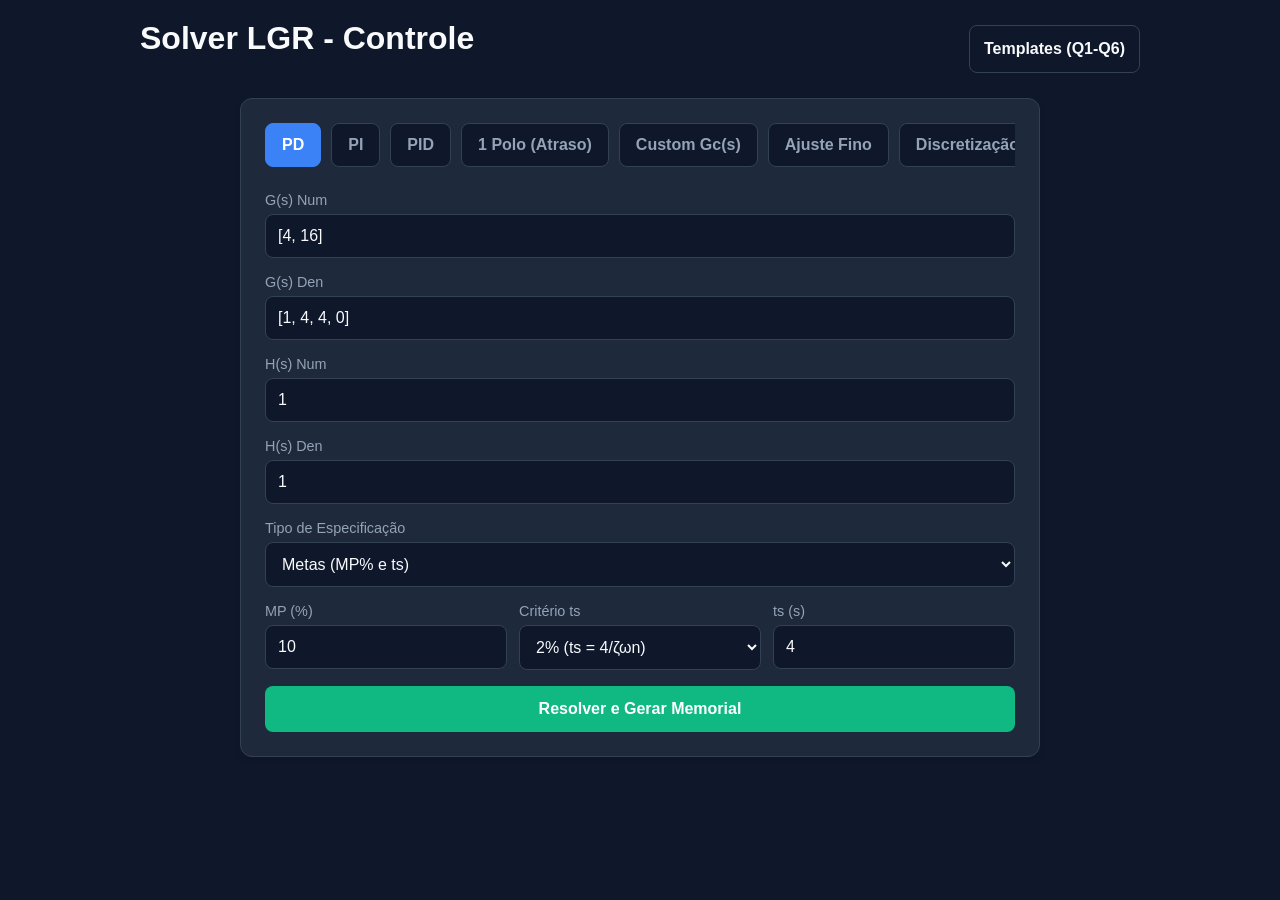
<file: controladores_lgr/Projeto_Controladores_LGR.html>
<!DOCTYPE html>
<html lang="pt-BR">

<head>
  <meta charset="UTF-8">
  <meta name="viewport" content="width=device-width, initial-scale=1.0">
  <title>Solver LGR - Controle e Automação</title>
  <link rel="stylesheet" href="style.css"/>
</head>
<body>

  <div
    style="width:100%; max-width: 1000px; display:flex; justify-content:space-between; align-items:center; margin-bottom: 20px;">
    <h1>Solver LGR - Controle</h1>
    <button id="btnLoadExample" class="btn-outline" style="width: auto;">Templates (Q1-Q6)</button>
  </div>

  <div class="container">
    <div class="panel" id="input-panel">
      <div class="tabs" id="moduleTabs">
        <div class="tab active" data-mod="pd">PD</div>
        <div class="tab" data-mod="pi">PI</div>
        <div class="tab" data-mod="pid">PID</div>
        <div class="tab" data-mod="1pole">1 Polo (Atraso)</div>
        <div class="tab" data-mod="custom">Custom Gc(s)</div>
        <div class="tab" data-mod="tuning">Ajuste Fino</div>
        <div class="tab" data-mod="disc">Discretização</div>
      </div>

      <!-- Modulos LGR -->
      <div id="controlForms">
        <div class="input-group">
          <label>G(s) Num</label>
          <input type="text" id="gNum" value="[4, 16]" inputmode="text">
        </div>
        <div class="input-group">
          <label>G(s) Den</label>
          <input type="text" id="gDen" value="[1, 4, 4, 0]" inputmode="text">
        </div>
        <div class="input-group">
          <label>H(s) Num</label>
          <input type="text" id="hNum" value="1" inputmode="text">
        </div>
        <div class="input-group">
          <label>H(s) Den</label>
          <input type="text" id="hDen" value="1" inputmode="text">
        </div>

        <div class="input-group">
          <label>Tipo de Especificação</label>
          <select id="specType">
            <option value="targets">Metas (MP% e ts)</option>
            <option value="params">Parâmetros (ζ e ωn)</option>
            <option value="poles">Pólos Desejados (Re e Im)</option>
          </select>
        </div>

        <div class="row" id="rowTargets">
          <div class="input-group">
            <label>MP (%)</label>
            <input type="text" id="specMP" value="10" inputmode="text">
          </div>
          <div class="input-group">
            <label>Critério ts</label>
            <select id="specTsCrit">
              <option value="4">2% (ts = 4/ζωn)</option>
              <option value="3">5% (ts = 3/ζωn)</option>
            </select>
          </div>
          <div class="input-group">
            <label>ts (s)</label>
            <input type="text" id="specTs" value="4" inputmode="text">
          </div>
        </div>
        <div class="row hidden" id="rowParams">
          <div class="input-group">
            <label>ζ (Zeta)</label>
            <input type="text" id="specZeta" value="0.5" inputmode="text">
          </div>
          <div class="input-group">
            <label>ωn (rad/s)</label>
            <input type="text" id="specWn" value="2" inputmode="text">
          </div>
        </div>
        <div class="row hidden" id="rowPoles">
          <div class="input-group">
            <label>Pólo Real (σ)</label>
            <input type="text" id="specRe" value="-2" inputmode="text">
          </div>
          <div class="input-group">
            <label>Pólo Imag (ωd)</label>
            <input type="text" id="specIm" value="2" inputmode="text">
          </div>
        </div>

        <button id="btnSolve">Resolver e Gerar Memorial</button>
        <div id="designActions" class="design-actions hidden">
          <div class="highlight">Resultado continuo disponivel para discretizacao.</div>
          <div class="row">
            <button id="btnLoadControllerDisc" class="btn-outline" type="button">Discretizar controlador
              projetado</button>
            <button id="btnLoadTotalDisc" class="btn-outline" type="button">Discretizar sistema completo</button>
          </div>
          <div class="row">
            <button id="btnApplySuggestedKc" class="btn-outline hidden" type="button">Aplicar Kc sugerido</button>
          </div>
          <div id="gainTuneInfo" class="disc-source hidden"></div>
        </div>

        <div id="customGcFields" class="hidden">
          <div class="input-group">
            <label>Gc(s) Numerador</label>
            <input type="text" id="gcCustomNum" value="[1]" placeholder="Ex: [10, 20] ou 10(s+2)" inputmode="text">
          </div>
          <div class="input-group">
            <label>Gc(s) Denominador</label>
            <input type="text" id="gcCustomDen" value="[1]" placeholder="Ex: [1, 10] ou s+10" inputmode="text">
          </div>
          <div class="alert" style="margin-top: 10px;">
            <strong>Modo Customizado:</strong> Insira os coeficientes do controlador diretamente. O ganho deve estar incluso no numerador. O app validará o sistema completo.
          </div>
        </div>
      </div>

      <!-- Aba de Ajuste Fino -->
      <div id="tuningForm" class="hidden">
        <div class="alert" id="tuningAlert" style="margin-bottom: 15px;">Projete um controlador primeiro para habilitar
          o ajuste fino com os valores calculados.</div>
        <div class="tuning-controls">
          <div class="tuning-group">
            <label>Ganho Kc <input type="number" id="tuneKcNum" step="0.01"></label>
            <input type="range" id="tuneKc" min="0" max="20" step="0.01" value="1">
          </div>
          <div class="tuning-group" id="tuneZGroup">
            <label>Zero z <input type="number" id="tuneZNum" step="0.01"></label>
            <input type="range" id="tuneZ" min="0" max="20" step="0.01" value="1">
          </div>
          <div class="tuning-group hidden" id="tunePGroup">
            <label>Pólo p <input type="number" id="tunePNum" step="0.01"></label>
            <input type="range" id="tuneP" min="0" max="20" step="0.01" value="1">
          </div>
        </div>

        <div style="margin-bottom: 10px; display: flex; justify-content: space-between; align-items: center;">
          <div id="tuningStatus" style="font-size: 0.8rem; color: var(--accent);">Aguardando...</div>
          <button id="btnForceRedraw" class="btn-outline" style="padding: 4px 8px; font-size: 0.75rem;">Forçar
            Redesenho</button>
        </div>

        <div id="canvasContainer" style="position: relative; width: 100%; height: 350px;">
          <canvas id="fineTuneCanvas" style="position: absolute; top: 0; left: 0; width: 100%; height: 100%;"></canvas>
        </div>

        <div class="metrics-grid">
          <div class="metric-card">
            <div class="label">Overshoot (MP)</div>
            <div class="value" id="metricMP">-%</div>
          </div>
          <div class="metric-card">
            <div class="label">Tempo de Acomodação (ts)</div>
            <div class="value" id="metricTs">-s</div>
          </div>
          <div class="metric-card">
            <div class="label">Valor Final</div>
            <div class="value" id="metricFinal">-</div>
          </div>
        </div>

        <div style="margin-top: 20px; display: flex; gap: 10px;">
          <button id="btnApplyTuning" class="btn">Usar estes valores no projeto</button>
          <button id="btnResetTuning" class="btn-outline">Resetar para o cálculo original</button>
        </div>
      </div>

      <!-- Modulo Discretização -->
      <div id="discForm" class="hidden">
        <div class="input-group">
          <label>F(s) Num</label>
          <input type="text" id="fNum" value="[10, 2]" inputmode="text">
        </div>
        <div class="input-group">
          <label>F(s) Den</label>
          <input type="text" id="fDen" value="[1, 2, 0]" inputmode="text">
        </div>
        <div id="discSourceInfo" class="disc-source hidden"></div>
        <div class="row">
          <div class="input-group">
            <label>Método</label>
            <select id="discMethod">
              <option value="tustin">Tustin (Bilinear)</option>
              <option value="euler">Euler (Forward)</option>
            </select>
          </div>
          <div class="input-group">
            <label>Período T (s)</label>
            <input type="text" id="discT" value="1" inputmode="text">
          </div>
        </div>
        <button id="btnDisc">Discretizar Sistema</button>
      </div>

    </div>

    <div class="panel hidden" id="wizard-panel">
      <div id="wizard-header"
        style="display:flex; justify-content:space-between; align-items:center; border-bottom: 1px solid var(--border); padding-bottom: 10px; margin-bottom: 16px;">
        <h2 id="wizard-title" style="margin:0; color:var(--accent);">Título</h2>
        <span id="wizard-counter" style="color:var(--text-muted); font-weight:bold;">1/5</span>
      </div>
      <div id="wizard-content" class="calc-memorial" style="min-height:300px; font-size:1.05rem;"></div>
      <div class="row" style="margin-top: 20px;">
        <button id="btnEdit" class="btn-outline">Editar Dados</button>
        <button id="btnPrev" class="btn-outline" style="display:none;">Anterior</button>
        <button id="btnNext">Avançar</button>
      </div>
    </div>
  </div>

  <script src="script.js"></script>
</body>

</html>
</file>
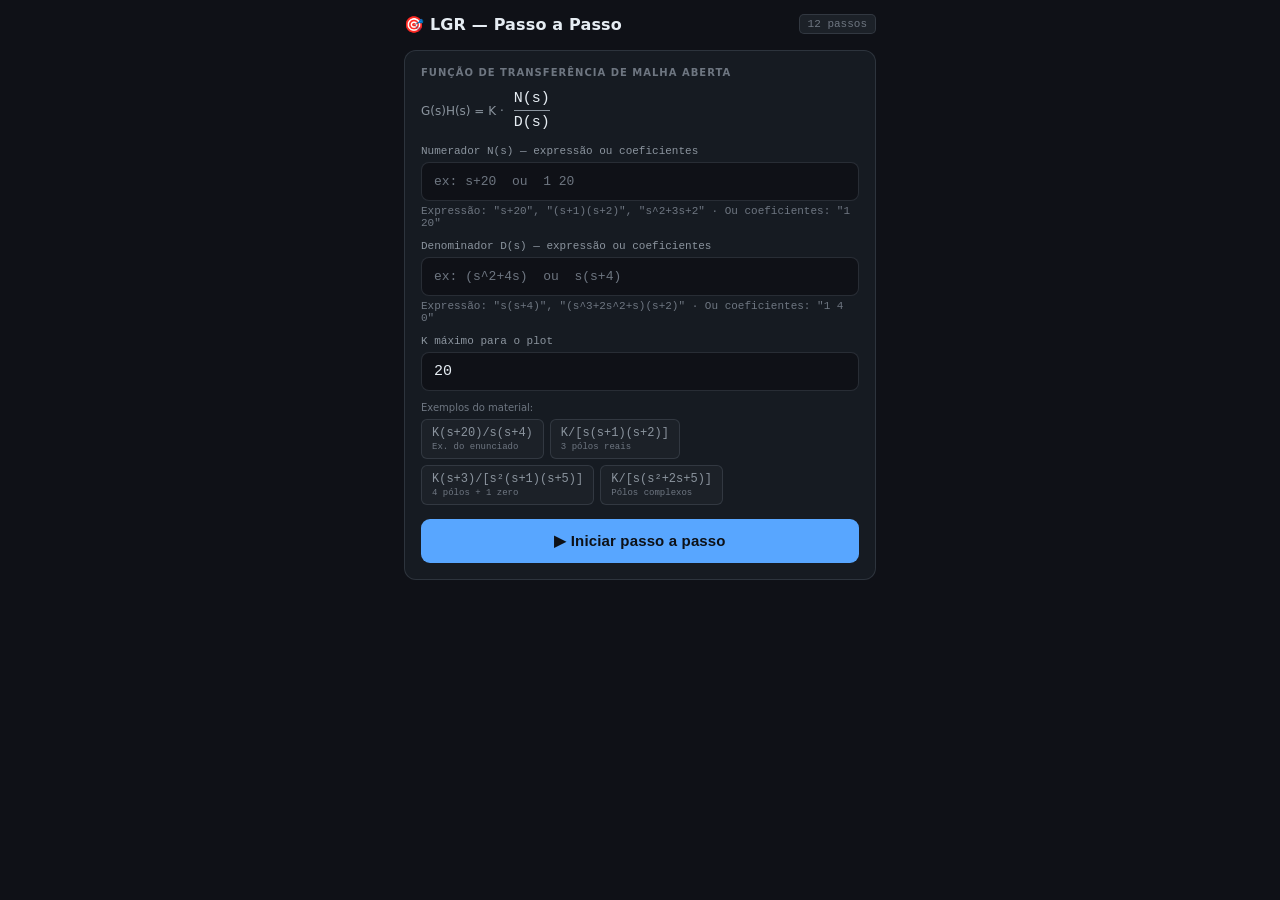
<file: lgr_passos/lgr_passos.html>
<!DOCTYPE html>
<html lang="pt-BR">
<head>
  <meta charset="UTF-8">
  <meta name="viewport" content="width=device-width, initial-scale=1.0, maximum-scale=1.0">
  <title>LGR — Passo a Passo</title>
  <link rel="stylesheet" href="style.css"/>
</head>
<body>
  <!-- ===== INPUT SECTION ===== -->
  <div id="input-wrap">
    <div class="hdr">
      <h1>🎯 LGR — Passo a Passo</h1>
      <span class="sub">12 passos</span>
    </div>

    <div class="card">
      <div class="lbl">Função de transferência de malha aberta</div>

      <div class="frac-wrap">
        <div class="frac-label">G(s)H(s) = K ·</div>
        <div class="frac">
          <div class="num">N(s)</div>
          <div class="den">D(s)</div>
        </div>
      </div>

      <div class="field">
        <label>Numerador N(s) — expressão ou coeficientes</label>
        <input id="in" type="text" placeholder="ex: s+20  ou  1 20"
              autocomplete="off" autocorrect="off" autocapitalize="none"
              oninput="previewPoly(this.value,'prev-n')">
        <div class="hint">Expressão: "s+20", "(s+1)(s+2)", "s^2+3s+2" · Ou coeficientes: "1 20"</div>
        <div id="prev-n" class="poly-prev"></div>
      </div>
      <div class="field">
        <label>Denominador D(s) — expressão ou coeficientes</label>
        <input id="id" type="text" placeholder="ex: (s^2+4s)  ou  s(s+4)"
              autocomplete="off" autocorrect="off" autocapitalize="none"
              oninput="previewPoly(this.value,'prev-d')">
        <div class="hint">Expressão: "s(s+4)", "(s^3+2s^2+s)(s+2)" · Ou coeficientes: "1 4 0"</div>
        <div id="prev-d" class="poly-prev"></div>
      </div>
      <div class="field">
        <label>K máximo para o plot</label>
        <input id="ik" type="text" value="20"
              autocomplete="off" autocorrect="off">
      </div>

      <div class="exs">
        <div class="exs-lbl">Exemplos do material:</div>
        <button class="ex" onclick="setEx('s+20','s(s+4)','15')">
          K(s+20)/s(s+4)
          <span>Ex. do enunciado</span>
        </button>
        <button class="ex" onclick="setEx('1','s(s+1)(s+2)','20')">
          K/[s(s+1)(s+2)]
          <span>3 pólos reais</span>
        </button>
        <button class="ex" onclick="setEx('s+3','s^2(s+1)(s+5)','20')">
          K(s+3)/[s²(s+1)(s+5)]
          <span>4 pólos + 1 zero</span>
        </button>
        <button class="ex" onclick="setEx('1','s(s^2+2s+5)','12')">
          K/[s(s²+2s+5)]
          <span>Pólos complexos</span>
        </button>
      </div>

      <div id="err" class="err"></div>
      <button class="btn-primary" onclick="startSteps()">▶  Iniciar passo a passo</button>
    </div>
  </div>

  <!-- ===== STEP SECTION ===== -->
  <div id="step-wrap">
    <div class="hdr">
      <h1>🎯 LGR — Passo a Passo</h1>
      <button class="btn-reset" onclick="reset()" style="width:auto;padding:6px 12px;font-size:12px;margin:0">
        ← Nova função
      </button>
    </div>

    <!-- Function reminder -->
    <div class="card" style="padding:12px 16px;margin-bottom:12px" id="fn-reminder"></div>

    <!-- Progress -->
    <div class="prog-row">
      <div class="prog-track"><div class="prog-fill" id="prog-fill" style="width:0%"></div></div>
      <div class="prog-lbl" id="prog-lbl">0 / 10</div>
    </div>

    <!-- Step display -->
    <div class="step-card" id="step-card">
      <!-- filled dynamically -->
    </div>

    <!-- Nav -->
    <div class="nav">
      <button class="btn-nav" id="btn-prev" onclick="goStep(-1)" disabled>← Anterior</button>
      <button class="btn-nav next" id="btn-next" onclick="goStep(1)">Próximo →</button>
    </div>
    <button class="btn-reset" onclick="reset()">← Voltar ao início</button>
  </div>
  <script src="script.js"></script>
</body>
</html>
</file>
<file: motor_variaveis_de_estado/style.css>
/* ====================================================================
 T OKENS *
 ==================================================================== */
:root {
    --bg: #0c1116;
    --bg-raised: #121922;
    --bg-panel: #161f2b;
    --bg-well: #0a0f15;
    --line: #243140;
    --line-soft: #1b2530;
    --ink: #dde6ef;
    --ink-dim: #8a9bac;
    --ink-faint: #5c6c7c;
    --signal: #ffb648;
    --signal-dim: #a87331;
    --trace: #56d4c8;
    --ok: #5fd98a;
    --bad: #ff6b6b;
    --mono: 'JetBrains Mono', 'SF Mono', Consolas, 'Roboto Mono', monospace;
    --sans: 'Inter', -apple-system, BlinkMacSystemFont, 'Segoe UI', Roboto, Arial, sans-serif;
    --radius: 10px;
}

* {
    box-sizing: border-box;
}

html,
body {
    margin: 0;
    padding: 0;
}

body {
    background:
    radial-gradient(ellipse 900px 500px at 15% -10%, rgba(255, 182, 72, .06), transparent 60%),
    radial-gradient(ellipse 700px 500px at 110% 10%, rgba(86, 212, 200, .05), transparent 60%),
    var(--bg);
    color: var(--ink);
    font-family: var(--sans);
    -webkit-font-smoothing: antialiased;
    min-height: 100vh;
}

::selection {
    background: rgba(255, 182, 72, .25);
}

/* ====================================================================
 H EADER */ INSTRUMENT RAIL
 ==================================================================== */
header.top {
    padding: 22px 20px 14px;
    border-bottom: 1px solid var(--line);
    background: linear-gradient(180deg, rgba(255, 255, 255, .015), transparent);
}

.brand {
    display: flex;
    align-items: baseline;
    gap: 10px;
    flex-wrap: wrap;
}

.brand .mark {
    font-family: var(--mono);
    font-size: .72rem;
    letter-spacing: .18em;
    color: var(--signal);
    border: 1px solid var(--signal-dim);
    border-radius: 5px;
    padding: 3px 7px;
    text-transform: uppercase;
}

.brand h1 {
    margin: 0;
    font-size: 1.32rem;
    font-weight: 650;
    letter-spacing: -.01em;
}

.brand .sub {
    margin: 5px 0 0;
    color: var(--ink-dim);
    font-size: .84rem;
    max-width: 62ch;
    line-height: 1.5;
}

nav#tabs {
    display: flex;
    gap: 6px;
    overflow-x: auto;
    padding: 14px 20px 0;
    position: sticky;
    top: 0;
    z-index: 30;
    background: var(--bg);
    border-bottom: 1px solid var(--line);
    scrollbar-width: none;
}

nav#tabs::-webkit-scrollbar {
    display: none;
}

nav#tabs button {
    flex: 0 0 auto;
    appearance: none;
    border: 1px solid var(--line);
    background: var(--bg-raised);
    color: var(--ink-dim);
    font-family: var(--sans);
    font-size: .8rem;
    font-weight: 560;
    padding: 10px 14px 9px;
    border-radius: 9px 9px 0 0;
    cursor: pointer;
    white-space: nowrap;
    transition: .15s;
    border-bottom: none;
    display: flex;
    align-items: center;
    gap: 7px;
}

nav#tabs button .num {
    font-family: var(--mono);
    font-size: .68rem;
    color: var(--ink-faint);
    border: 1px solid var(--line-soft);
    border-radius: 4px;
    padding: 1px 5px;
}

nav#tabs button:hover {
    color: var(--ink);
    border-color: #33455a;
}

nav#tabs button.active {
    background: var(--bg-panel);
    color: var(--signal);
    border-color: var(--line);
    box-shadow: 0 -2px 0 var(--signal) inset;
}

nav#tabs button.active .num {
    color: var(--signal);
    border-color: var(--signal-dim);
}

/* ====================================================================
 L AYOUT *
 ==================================================================== */
main {
    max-width: 980px;
    margin: 0 auto;
    padding: 20px 16px 80px;
}

.panel {
    display: none;
}

.panel.active {
    display: block;
    animation: fade .25s ease;
}

@keyframes fade {
    from {
        opacity: 0;
        transform: translateY(4px);
    }

    to {
        opacity: 1;
        transform: none;
    }
}

.card {
    background: var(--bg-panel);
    border: 1px solid var(--line);
    border-radius: var(--radius);
    padding: 18px 18px 20px;
    margin-bottom: 16px;
}

.card>h2 {
    margin: 0 0 4px;
    font-size: 1.02rem;
    font-weight: 650;
    color: var(--ink);
    display: flex;
    align-items: center;
    gap: 9px;
}

.card>h2 .tag {
    font-family: var(--mono);
    font-size: .65rem;
    color: var(--signal);
    border: 1px solid var(--signal-dim);
    border-radius: 4px;
    padding: 2px 6px;
    letter-spacing: .06em;
}

.card>p.lead {
    margin: 2px 0 14px;
    color: var(--ink-dim);
    font-size: .84rem;
    line-height: 1.55;
}

label {
    display: block;
    font-size: .72rem;
    text-transform: uppercase;
    letter-spacing: .05em;
    color: var(--ink-faint);
    margin: 14px 0 6px;
    font-weight: 650;
}

label .hint {
    text-transform: none;
    letter-spacing: 0;
    color: var(--ink-faint);
    font-weight: 400;
    font-size: .74rem;
}

input[type=text],
input[type=number],
select {
    width: 100%;
    box-sizing: border-box;
    padding: 10px 11px;
    border-radius: 7px;
    border: 1px solid var(--line);
    background: var(--bg-well);
    color: var(--ink);
    font-family: var(--mono);
    font-size: .88rem;
    outline: none;
    transition: .12s;
}

input[type=text]:focus,
input[type=number]:focus,
select:focus {
    border-color: var(--signal);
    box-shadow: 0 0 0 3px rgba(255, 182, 72, .12);
}

select {
    font-family: var(--sans);
    appearance: none;
    background-image: linear-gradient(45deg, transparent 50%, var(--ink-dim) 50%), linear-gradient(135deg, var(--ink-dim) 50%, transparent 50%);
    background-position: calc(100% - 16px) center, calc(100% - 11px) center;
    background-size: 5px 5px, 5px 5px;
    background-repeat: no-repeat;
    padding-right: 30px;
}

.row {
    display: flex;
    gap: 12px;
    flex-wrap: wrap;
}

.row>div {
    flex: 1;
    min-width: 150px;
}

.row.tight>div {
    min-width: 110px;
}

.dims {
    display: flex;
    align-items: flex-end;
    gap: 10px;
    flex-wrap: wrap;
}

.dims .field {
    width: 90px;
}

.dims .field label {
    margin-top: 0;
}

/* matrix grid input */
.matrix-wrap {
    overflow-x: auto;
    padding: 2px 0 6px;
}

table.matrix-input {
    border-collapse: separate;
    border-spacing: 5px;
}

table.matrix-input input {
    width: 74px;
    text-align: center;
    padding: 7px 4px;
    font-size: .85rem;
}

.matrix-block {
    margin: 10px 0 4px;
}

.matrix-block .mb-label {
    font-family: var(--mono);
    font-size: .74rem;
    color: var(--trace);
    margin-bottom: 4px;
}

/* buttons */
.btn {
    appearance: none;
    border: 1px solid var(--signal);
    background: var(--signal);
    color: #1a1206;
    font-family: var(--sans);
    font-weight: 680;
    font-size: .86rem;
    padding: 11px 20px;
    border-radius: 8px;
    cursor: pointer;
    transition: .12s;
    margin-top: 14px;
}

.btn:hover {
    background: #ffc06a;
    transform: translateY(-1px);
}

.btn:active {
    transform: none;
}

.btn.secondary {
    background: transparent;
    color: var(--ink-dim);
    border-color: var(--line);
}

.btn.secondary:hover {
    color: var(--ink);
    border-color: #33455a;
    background: var(--bg-raised);
}

.btn-row {
    display: flex;
    gap: 10px;
    flex-wrap: wrap;
    align-items: center;
}

/* matrix display (read-only, "printed" bracket style) */
.matdisplay {
    display: inline-flex;
    align-items: center;
    vertical-align: middle;
    margin: 6px 10px 6px 0;
}

.matdisplay .bracket {
    width: 7px;
    align-self: stretch;
    border: 1px solid var(--ink-dim);
    border-right: none;
}

.matdisplay .bracket.right {
    border-right: 1px solid var(--ink-dim);
    border-left: none;
}

.matdisplay table {
    border-collapse: collapse;
}

.matdisplay td {
    padding: 4px 9px;
    text-align: right;
    font-family: var(--mono);
    font-size: .86rem;
    color: var(--ink);
    white-space: nowrap;
}

.matlabel {
    font-family: var(--mono);
    color: var(--trace);
    font-size: .84rem;
    margin-right: 2px;
    align-self: center;
    white-space: nowrap;
}

.matlabel sub {
    font-size: .7em;
    vertical-align: sub;
    color: inherit;
}

.matlabel sup {
    font-size: .7em;
    vertical-align: super;
    color: inherit;
}

.matrow {
    display: inline-flex;
    align-items: center;
    flex-wrap: wrap;
    margin: 4px 0;
}

.eq {
    color: var(--ink-faint);
    margin: 0 8px;
    font-family: var(--mono);
}

/* step log */
.steps {
    margin-top: 16px;
}

.step {
    position: relative;
    border: 1px solid var(--line-soft);
    border-left: 3px solid var(--signal-dim);
    background: var(--bg-well);
    border-radius: 0 8px 8px 0;
    padding: 13px 15px;
    margin: 11px 0;
}

.step .step-head {
    display: flex;
    align-items: center;
    gap: 9px;
    margin-bottom: 7px;
}

input.step-toggle {
    accent-color: var(--signal);
    width: 16px;
    height: 16px;
    cursor: pointer;
    flex: 0 0 auto;
}

.step .step-idx {
    font-family: var(--mono);
    font-size: .68rem;
    color: var(--bg);
    background: var(--signal);
    border-radius: 4px;
    padding: 2px 6px;
    font-weight: 700;
}

.step h3 {
    margin: 0;
    font-size: .88rem;
    color: var(--ink);
    font-weight: 650;
}

.step p {
    margin: 5px 0;
    font-size: .83rem;
    color: var(--ink-dim);
    line-height: 1.6;
}

.step .why {
    color: var(--trace);
    font-size: .78rem;
    font-style: italic;
    margin-top: 6px;
}

.step .formula {
    font-family: var(--mono);
    color: var(--signal);
    font-size: .88rem;
    background: rgba(255, 182, 72, .06);
    padding: 10px 13px;
    border-radius: 6px;
    margin: 8px 0;
    overflow-x: auto;
    white-space: pre-wrap;
    line-height: 1.9;
}

.step .formula sub {
    color: inherit;
    font-size: .75em;
    vertical-align: sub;
}

.step .formula sup {
    color: inherit;
    font-size: .75em;
    vertical-align: super;
}

.step .formula i {
    font-style: italic;
    font-family: Georgia, serif;
    font-size: 1.05em;
}

.result-final {
    border: 1px solid #2e5c44;
    background: rgba(95, 217, 138, .06);
    border-radius: 10px;
    padding: 16px 16px 14px;
    margin-top: 18px;
}

.result-final .rf-title {
    font-family: var(--mono);
    font-size: .7rem;
    letter-spacing: .1em;
    color: var(--ok);
    text-transform: uppercase;
    margin-bottom: 8px;
}

.callout-error {
    border: 1px solid #5c2e2e;
    background: rgba(255, 107, 107, .08);
    color: #ffb3b3;
    border-radius: 8px;
    padding: 12px 14px;
    font-size: .86rem;
    margin-top: 14px;
}

.badge {
    display: inline-block;
    padding: 3px 10px;
    border-radius: 20px;
    font-size: .74rem;
    font-weight: 700;
    font-family: var(--mono);
}

.badge.good {
    background: rgba(95, 217, 138, .13);
    color: var(--ok);
    border: 1px solid #2e5c44;
}

.badge.bad {
    background: rgba(255, 107, 107, .13);
    color: var(--bad);
    border: 1px solid #5c2e2e;
}

.muted {
    color: var(--ink-faint);
    font-size: .78rem;
}

.scroll-x {
    overflow-x: auto;
}

.divider {
    height: 1px;
    background: var(--line-soft);
    margin: 16px 0;
}

footer {
    max-width: 980px;
    margin: 30px auto 60px;
    padding: 0 16px;
    color: var(--ink-faint);
    font-size: .76rem;
    line-height: 1.6;
}

/* ---- export toolbar ---- */
.export-bar {
    background: var(--bg-well);
    border: 1px dashed var(--line);
    border-radius: 9px;
    padding: 14px 14px 12px;
    margin: 0 0 16px;
}

.export-row {
    display: flex;
    gap: 8px;
    flex-wrap: wrap;
    align-items: center;
    margin-bottom: 8px;
}

.export-row:last-of-type {
    margin-bottom: 0;
}

.export-title-input {
    font-family: var(--sans);
    font-weight: 600;
    font-size: .92rem;
}

.export-author-input {
    flex: 1;
    min-width: 140px;
    font-family: var(--sans);
}

.export-row select {
    flex: 0 0 auto;
    width: auto;
    min-width: 170px;
    font-family: var(--sans);
    font-size: .82rem;
    padding: 9px 28px 9px 10px;
}

.btn.small {
    padding: 8px 13px;
    font-size: .78rem;
    margin-top: 0;
}

/* ---- examples tab ---- */
.example-group {
    margin-bottom: 22px;
}

.example-group h3 {
    font-family: var(--mono);
    font-size: .78rem;
    letter-spacing: .08em;
    text-transform: uppercase;
    color: var(--trace);
    margin: 0 0 10px;
    padding-bottom: 6px;
    border-bottom: 1px solid var(--line-soft);
}

.example-card {
    display: flex;
    align-items: center;
    gap: 14px;
    flex-wrap: wrap;
    background: var(--bg-well);
    border: 1px solid var(--line-soft);
    border-radius: 9px;
    padding: 12px 14px;
    margin-bottom: 8px;
}

.example-card .ex-info {
    flex: 1;
    min-width: 220px;
}

.example-card .ex-tag {
    display: inline-block;
    font-family: var(--mono);
    font-size: .66rem;
    color: var(--signal);
    border: 1px solid var(--signal-dim);
    border-radius: 4px;
    padding: 1px 6px;
    margin-right: 8px;
    letter-spacing: .04em;
}

.example-card .ex-title {
    font-size: .88rem;
    font-weight: 600;
    color: var(--ink);
    margin: 4px 0 2px;
}

.example-card .ex-desc {
    font-size: .78rem;
    color: var(--ink-dim);
    line-height: 1.5;
}

.example-card .btn {
    margin-top: 0;
    flex: 0 0 auto;
    white-space: nowrap;
}

/* ---- print-only export sheet ---- */
#print-export {
display: none;
}

@media print {
    :root {
        --bg: #fff;
        --bg-raised: #fff;
        --bg-panel: #fff;
        --bg-well: #f5f5f5;
        --line: #bbb;
        --line-soft: #ddd;
        --ink: #111;
        --ink-dim: #333;
        --ink-faint: #666;
        --signal: #8a5a00;
        --signal-dim: #8a5a00;
        --trace: #0b6e63;
        --ok: #1b7a3d;
        --bad: #a32525;
    }

    body {
        background: #fff !important;
    }

    header.top,
    nav#tabs,
    main,
    footer {
        display: none !important;
    }

    #print-export {
    display: block !important;
    max-width: 100%;
    padding: 0 6px;
    }

    #print-export .step,
    #print-export .result-final {
    break-inside: avoid;
    border-color: var(--line) !important;
    background: #fff !important;
    }

    #print-export .formula {
    background: #f3f3f3 !important;
    }

    #print-export input.step-toggle {
    display: none !important;
    }

    #print-export table.matrix-input {
    display: none !important;
    }
}

@media (max-width:640px) {
    main {
        padding: 14px 10px 70px;
    }

    .card {
        padding: 14px 13px 16px;
    }

    table.matrix-input input {
        width: 58px;
        font-size: .78rem;
        padding: 6px 3px;
    }

    .brand h1 {
        font-size: 1.12rem;
    }

    nav#tabs button {
        font-size: .74rem;
        padding: 9px 11px 8px;
    }

    .export-row select {
        min-width: 0;
        flex: 1;
    }
}
</file>
<file: controladores_lgr/style.css>
:root {
    --bg: #0f172a;
    --panel-bg: #1e293b;
    --text: #f8fafc;
    --text-muted: #94a3b8;
    --primary: #3b82f6;
    --primary-hover: #2563eb;
    --accent: #10b981;
    --border: #334155;
    --radius: 12px;
}

* {
    box-sizing: border-box;
    font-family: 'Inter', -apple-system, sans-serif;
}

body {
    margin: 0;
    padding: 20px;
    background: var(--bg);
    color: var(--text);
    min-height: 100vh;
    display: flex;
    flex-direction: column;
    align-items: center;
}

h1,
h2,
h3 {
    margin-top: 0;
}

.container {
    width: 100%;
    max-width: 800px;
    display: flex;
    flex-direction: column;
    gap: 20px;
}

.panel {
    background: var(--panel-bg);
    border-radius: var(--radius);
    padding: 24px;
    border: 1px solid var(--border);
    box-shadow: 0 4px 6px -1px rgb(0 0 0 / 0.1);
}

.tabs {
    display: flex;
    gap: 10px;
    margin-bottom: 20px;
    overflow-x: auto;
    padding-bottom: 5px;
}

.tab {
    padding: 10px 16px;
    background: var(--bg);
    border: 1px solid var(--border);
    color: var(--text-muted);
    border-radius: 8px;
    cursor: pointer;
    white-space: nowrap;
    font-weight: 600;
    min-height: 44px;
    display: flex;
    align-items: center;
}

.tab.active {
    background: var(--primary);
    color: white;
    border-color: var(--primary);
}

.input-group {
    margin-bottom: 16px;
}

.input-group label {
    display: block;
    font-size: 0.9rem;
    font-weight: 500;
    margin-bottom: 6px;
    color: var(--text-muted);
}

.input-group input,
.input-group select {
    width: 100%;
    padding: 12px;
    background: var(--bg);
    border: 1px solid var(--border);
    color: var(--text);
    border-radius: 8px;
    font-size: 1rem;
    min-height: 44px;
    /* Mobile touch target */
}

.input-group input:focus,
.input-group select:focus {
    outline: 2px solid var(--primary);
    border-color: transparent;
}

.row {
    display: flex;
    gap: 12px;
}

.row>* {
    flex: 1;
}

button {
    width: 100%;
    padding: 14px;
    background: var(--accent);
    color: white;
    border: none;
    border-radius: 8px;
    font-size: 1rem;
    font-weight: bold;
    cursor: pointer;
    min-height: 44px;
    transition: opacity 0.2s;
}

button:hover {
    opacity: 0.9;
}

button.btn-outline {
    background: transparent;
    border: 1px solid var(--border);
    color: var(--text);
}

.calc-memorial {
    background: var(--bg);
    padding: 16px;
    border-radius: 8px;
    font-family: monospace;
    font-size: 0.95rem;
    line-height: 1.5;
    overflow-x: auto;
    color: #e2e8f0;
}

.math {
    color: #cbd5e1;
    font-style: italic;
}

.math-line {
    color: #cbd5e1;
    font-style: italic;
    margin: 6px 0;
}

.highlight {
    color: #38bdf8;
    font-weight: bold;
}

.alert {
    color: #fbbf24;
    font-weight: bold;
    margin-top: 8px;
    margin-bottom: 8px;
}

.design-actions,
.disc-source {
    background: var(--bg);
    border: 1px solid var(--border);
    border-radius: 8px;
    padding: 14px;
    margin-top: 16px;
}

.design-actions .row {
    margin-top: 10px;
}

.disc-source {
    color: var(--text-muted);
    font-size: 0.92rem;
    line-height: 1.45;
}

.status-ok {
    color: #34d399;
    font-weight: bold;
}

.status-warn {
    color: #fbbf24;
    font-weight: bold;
}

.frac {
    display: inline-block;
    vertical-align: middle;
    text-align: center;
    font-size: 0.9em;
    margin: 0 4px;
}

.frac>span {
    display: block;
    padding: 2px;
}

.frac span.top {
    border-bottom: 1px solid var(--text);
}

.step-title {
    color: var(--accent);
    font-weight: bold;
    margin-top: 16px;
    margin-bottom: 8px;
    border-bottom: 1px dashed var(--border);
    padding-bottom: 4px;
}

.tuning-controls {
    display: grid;
    grid-template-columns: repeat(auto-fit, minmax(200px, 1fr));
    gap: 16px;
    margin-bottom: 20px;
    background: var(--bg-panel);
    padding: 15px;
    border-radius: 8px;
    border: 1px solid var(--border);
}

.tuning-group {
    display: flex;
    flex-direction: column;
    gap: 8px;
}

.tuning-group label {
    font-size: 0.85rem;
    color: var(--text-muted);
    display: flex;
    justify-content: space-between;
}

.tuning-group input[type="range"] {
    width: 100%;
    accent-color: var(--accent);
}

.tuning-group input[type="number"] {
    background: var(--bg);
    border: 1px solid var(--border);
    color: var(--text);
    padding: 4px;
    border-radius: 4px;
    width: 80px;
    font-size: 0.85rem;
}

#fineTuneCanvas {
background: #0f172a;
border: 1px solid var(--border);
border-radius: 8px;
width: 100%;
height: 350px;
display: block;
}

.metrics-grid {
    display: grid;
    grid-template-columns: repeat(auto-fit, minmax(150px, 1fr));
    gap: 10px;
    margin-top: 15px;
}

.metric-card {
    background: var(--bg);
    padding: 10px;
    border-radius: 6px;
    border-left: 3px solid var(--accent);
}

.metric-card .label {
    font-size: 0.75rem;
    color: var(--text-muted);
}

.metric-card .value {
    font-size: 1.1rem;
    font-weight: bold;
    color: var(--accent);
}

.hidden {
    display: none;
}
</file>
<file: lgr_passos/style.css>
:root{
--bg:#0f1117; --s1:#161b22; --s2:#1c2128; --s3:#21262d;
--b:rgba(99,110,123,.3); --b2:rgba(99,110,123,.55);
--acc:#58a6ff; --green:#3fb950; --red:#f85149; --amb:#d29922; --pur:#bc8cff;
--t1:#e6edf3; --t2:#c9d1d9; --t3:#8b949e; --t4:#6e7681;
--r:12px;
}
*{box-sizing:border-box;margin:0;padding:0;-webkit-tap-highlight-color:transparent}
html,body{background:var(--bg);color:var(--t2);font-family:'Segoe UI',system-ui,sans-serif;min-height:100vh;overscroll-behavior:none}
body{padding:14px;max-width:500px;margin:0 auto}

/* ---- Header ---- */
.hdr{display:flex;align-items:center;justify-content:space-between;margin-bottom:16px}
.hdr h1{font-size:16px;font-weight:700;color:var(--t1);letter-spacing:.01em}
.hdr .sub{font-size:11px;color:var(--t4);font-family:'Courier New',monospace;
background:var(--s2);padding:3px 8px;border-radius:5px;border:1px solid var(--b)}

/* ---- Cards ---- */
.card{background:var(--s1);border:1px solid var(--b);border-radius:var(--r);
padding:16px;margin-bottom:12px}
.lbl{font-size:10px;font-weight:700;letter-spacing:.1em;text-transform:uppercase;
color:var(--t4);margin-bottom:12px}

/* ---- Frac display ---- */
.frac-wrap{display:flex;align-items:center;gap:10px;margin-bottom:14px;flex-wrap:wrap}
.frac-label{font-size:12px;color:var(--t3);white-space:nowrap}
.frac{display:inline-flex;flex-direction:column;align-items:center;font-family:'Courier New',monospace;font-size:15px;color:var(--t1)}
.frac .num{padding-bottom:3px;border-bottom:1.5px solid var(--t3)}
.frac .den{padding-top:3px}

/* ---- Inputs ---- */
.field{margin-bottom:11px}
.field>label{display:block;font-size:11px;font-family:'Courier New',monospace;
color:var(--t3);margin-bottom:5px}
.field input{
width:100%;padding:10px 12px;
background:var(--bg);border:1.5px solid var(--b);border-radius:8px;
font-size:15px;font-family:'Courier New',monospace;color:var(--t1);
outline:none;appearance:none;-webkit-appearance:none;transition:border-color .15s
}
.field input:focus{border-color:var(--acc)}
.field input::placeholder{color:var(--t4);font-size:13px}
.field .hint{font-size:11px;color:var(--t4);margin-top:4px;font-family:'Courier New',monospace}

/* ---- Examples ---- */
.exs{display:flex;flex-wrap:wrap;gap:6px;margin-bottom:14px}
.exs-lbl{font-size:10px;color:var(--t4);width:100%}
.ex{font-size:12px;font-family:'Courier New',monospace;
padding:6px 10px;background:var(--s2);border:1px solid var(--b);
border-radius:6px;color:var(--t3);cursor:pointer;transition:all .12s;
display:flex;flex-direction:column;gap:2px}
.ex:active{background:var(--b2);color:var(--t1)}
.ex span{font-size:9px;color:var(--t4)}

/* ---- Primary button ---- */
.btn-primary{
width:100%;padding:13px;background:var(--acc);color:#0d1117;
border:none;border-radius:9px;font-size:15px;font-weight:700;
cursor:pointer;transition:opacity .12s;letter-spacing:.01em
}
.btn-primary:active{opacity:.82}

/* ---- Error ---- */
.err{background:rgba(248,81,73,.12);border:1px solid rgba(248,81,73,.4);
border-radius:8px;padding:10px 13px;font-size:13px;color:var(--red);
margin-bottom:10px;display:none}

/* ============================================================
S TEP *UI
============================================================ */
#step-wrap{display:none}

/* Progress bar + counter */
.prog-row{display:flex;align-items:center;gap:10px;margin-bottom:14px}
.prog-track{flex:1;height:4px;background:var(--s3);border-radius:2px;overflow:hidden}
.prog-fill{height:100%;background:var(--acc);border-radius:2px;transition:width .3s ease}
.prog-lbl{font-size:12px;color:var(--t3);font-family:'Courier New',monospace;white-space:nowrap}

/* Step card */
.step-card{background:var(--s1);border:1.5px solid var(--b);border-radius:var(--r);
overflow:hidden;margin-bottom:12px}
.step-top{padding:14px 16px 10px;border-bottom:1px solid var(--b)}
.step-badge{display:inline-flex;align-items:center;gap:6px;margin-bottom:8px}
.step-num{font-size:10px;font-weight:700;letter-spacing:.1em;text-transform:uppercase;
padding:2px 8px;border-radius:4px;background:var(--acc);color:#0d1117}
.step-title{font-size:15px;font-weight:600;color:var(--t1);line-height:1.35}
.step-body{padding:14px 16px;font-size:13px;font-family:'Courier New',monospace;
color:var(--t2);line-height:1.8;white-space:pre-wrap;word-break:break-word}

/* Result tag */
.tag{display:inline-block;font-size:10px;font-weight:700;letter-spacing:.08em;
text-transform:uppercase;padding:2px 8px;border-radius:4px;margin-bottom:10px}
.tag-green{background:rgba(63,185,80,.18);color:var(--green);border:1px solid rgba(63,185,80,.35)}
.tag-amber{background:rgba(210,153,34,.15);color:var(--amb);border:1px solid rgba(210,153,34,.3)}

/* Canvas */
#cv{display:block;width:100%;border-radius:8px;border:1px solid var(--b)}
.canvas-wrap{padding:14px 16px}

/* Highlight boxes */
.hl{background:var(--s2);border-radius:8px;padding:10px 13px;margin-top:10px;
border-left:3px solid var(--acc);font-size:13px;font-family:'Courier New',monospace;
color:var(--t1);line-height:1.7;white-space:pre-wrap}
.hl.green{border-left-color:var(--green)}
.hl.amber{border-left-color:var(--amb)}
.hl.red  {border-left-color:var(--red)}

/* Nav buttons */
.nav{display:flex;gap:10px;margin-top:4px}
.btn-nav{
flex:1;padding:13px;border:1.5px solid var(--b);background:var(--s2);
color:var(--t2);border-radius:9px;font-size:14px;font-weight:600;
cursor:pointer;transition:all .12s;letter-spacing:.01em
}
.btn-nav.next{background:var(--acc);color:#0d1117;border-color:var(--acc)}
.btn-nav:disabled{opacity:.35;cursor:not-allowed}
.btn-nav:not(:disabled):active{opacity:.8}

/* Reset */
.poly-prev{
min-height:28px;margin-top:6px;padding:7px 12px;
background:var(--s2);border-radius:7px;border:1px solid var(--b);
font-family:'Courier New',monospace;font-size:13px;color:var(--acc);
display:none;line-height:1.5;transition:border-color .15s
}
.poly-prev.err{color:var(--red);border-color:rgba(248,81,73,.4)}
.poly-prev.ok{display:block}
.poly-prev .deg{font-size:10px;color:var(--t4);margin-bottom:2px;font-family:'Segoe UI',system-ui,sans-serif}

.btn-reset{
width:100%;padding:11px;background:transparent;border:1px solid var(--b);
color:var(--t3);border-radius:9px;font-size:13px;cursor:pointer;margin-top:4px;
transition:all .12s
}
.btn-reset:active{background:var(--s2)}

/* Checkmark animation */
@keyframes pop{0%{transform:scale(0)}60%{transform:scale(1.25)}100%{transform:scale(1)}}
.check{display:inline-block;animation:pop .25s ease}

/* ============================================================
S EÇÃO* INTERATIVA (Passos 11 e 12)
Área onde o usuário digita um ponto s₀ = σ + jω
e o app calcula o ângulo e o ganho K.
============================================================ */

/* Descrição introdutória do passo */
.passo-descricao {
font-size:13px;
font-family:'Courier New',monospace;
color:var(--t2);
line-height:1.8;
white-space:pre-wrap;
padding:14px 16px 0;
}

/* Container do formulário interativo */
.ponto-form {
padding:14px 16px;
display:flex;
flex-direction:column;
gap:10px;
}

/* Linha com dois campos lado a lado: σ e ω */
.ponto-campos {
display:grid;
grid-template-columns:1fr 1fr;
gap:10px;
}

/* Cada campo individual */
.ponto-campo label {
display:block;
font-size:11px;
font-family:'Courier New',monospace;
color:var(--t3);
margin-bottom:5px;
}
.ponto-campo input {
width:100%;
padding:10px 12px;
background:var(--bg);
border:1.5px solid var(--b);
border-radius:8px;
font-size:15px;
font-family:'Courier New',monospace;
color:var(--t1);
outline:none;
appearance:none;
-webkit-appearance:none;
transition:border-color .15s;
}
.ponto-campo input:focus { border-color:var(--acc) }

/* Nota informativa abaixo dos campos */
.ponto-nota {
font-size:11px;
color:var(--t4);
font-family:'Courier New',monospace;
}

/* Botão de calcular */
.btn-calcular {
width:100%;
padding:12px;
background:var(--acc);
color:#0d1117;
border:none;
border-radius:9px;
font-size:14px;
font-weight:700;
cursor:pointer;
transition:opacity .12s;
letter-spacing:.01em;
}
.btn-calcular:active { opacity:.82 }

/* Caixa de resultado — muda de cor conforme o resultado */
.ponto-resultado {
border-radius:8px;
padding:12px 14px;
font-size:13px;
font-family:'Courier New',monospace;
line-height:1.8;
white-space:pre-wrap;
display:none;            /* oculto até o usuário clicar em Calcular */
border-left:3px solid var(--acc);
background:var(--s2);
color:var(--t1);
}
/* Verde = ponto está no LGR / K válido */
.ponto-resultado.ok   { border-left-color:var(--green) }
/* Vermelho = ponto NÃO está no LGR */
.ponto-resultado.fora { border-left-color:var(--red); color:var(--red) }
/* Amarelo = aviso / caso especial */
.ponto-resultado.aviso{ border-left-color:var(--amb) }

/* ── Blocos de equação e resultado (usados nos passos HTML) ── */

/* Bloco de equação com borda lateral azul */
.eq-bloco {
background: var(--s2);
border-left: 3px solid var(--acc);
border-radius: 0 8px 8px 0;
padding: 10px 14px;
margin: 8px 0;
font-family: 'Courier New', monospace;
font-size: 13px;
color: var(--t1);
white-space: pre-wrap;
line-height: 1.8;
}

/* Caixa de resultado colorida */
.res-box {
border-radius: 8px;
padding: 10px 14px;
margin-top: 8px;
font-family: 'Courier New', monospace;
font-size: 13px;
line-height: 1.6;
white-space: pre-wrap;
}
.res-box.verde   { background: rgba(63,185,80,.10);  border: 1px solid rgba(63,185,80,.30);  color: var(--green); }
.res-box.azul    { background: rgba(88,166,255,.10); border: 1px solid rgba(88,166,255,.30); color: var(--acc);   }
.res-box.amarelo { background: rgba(210,153,34,.10); border: 1px solid rgba(210,153,34,.30); color: var(--amb);   }
.res-box.vermelho{ background: rgba(248,81,73,.10);  border: 1px solid rgba(248,81,73,.30);  color: var(--red);   }

/* Subtítulo de seção dentro de um passo */
.sub-secao {
font-size: 10px;
font-weight: 700;
letter-spacing: .08em;
text-transform: uppercase;
color: var(--t4);
margin: 14px 0 5px;
}

/* Tabela de Routh */
.routh-table {
width: 100%;
border-collapse: collapse;
font-family: 'Courier New', monospace;
font-size: 13px;
margin: 8px 0;
}
.routh-table th {
color: var(--t3);
text-align: right;
padding: 5px 10px 5px 4px;
font-weight: 400;
border-right: 1px solid var(--b);
white-space: nowrap;
font-size: 12px;
}
.routh-table td {
padding: 5px 10px;
color: var(--t1);
text-align: center;
}
.routh-table tr:nth-child(even) td { background: rgba(255,255,255,.02); }
.routh-table tr.linha-critica th,
.routh-table tr.linha-critica td   { color: var(--amb); }

/* Container de passos com HTML rico */
.step-body-html {
padding: 14px 16px;
font-size: 13px;
color: var(--t2);
line-height: 1.75;
}
.step-body-html p { margin-bottom: 8px; }
.step-body-html p:last-child { margin-bottom: 0; }
</file>
